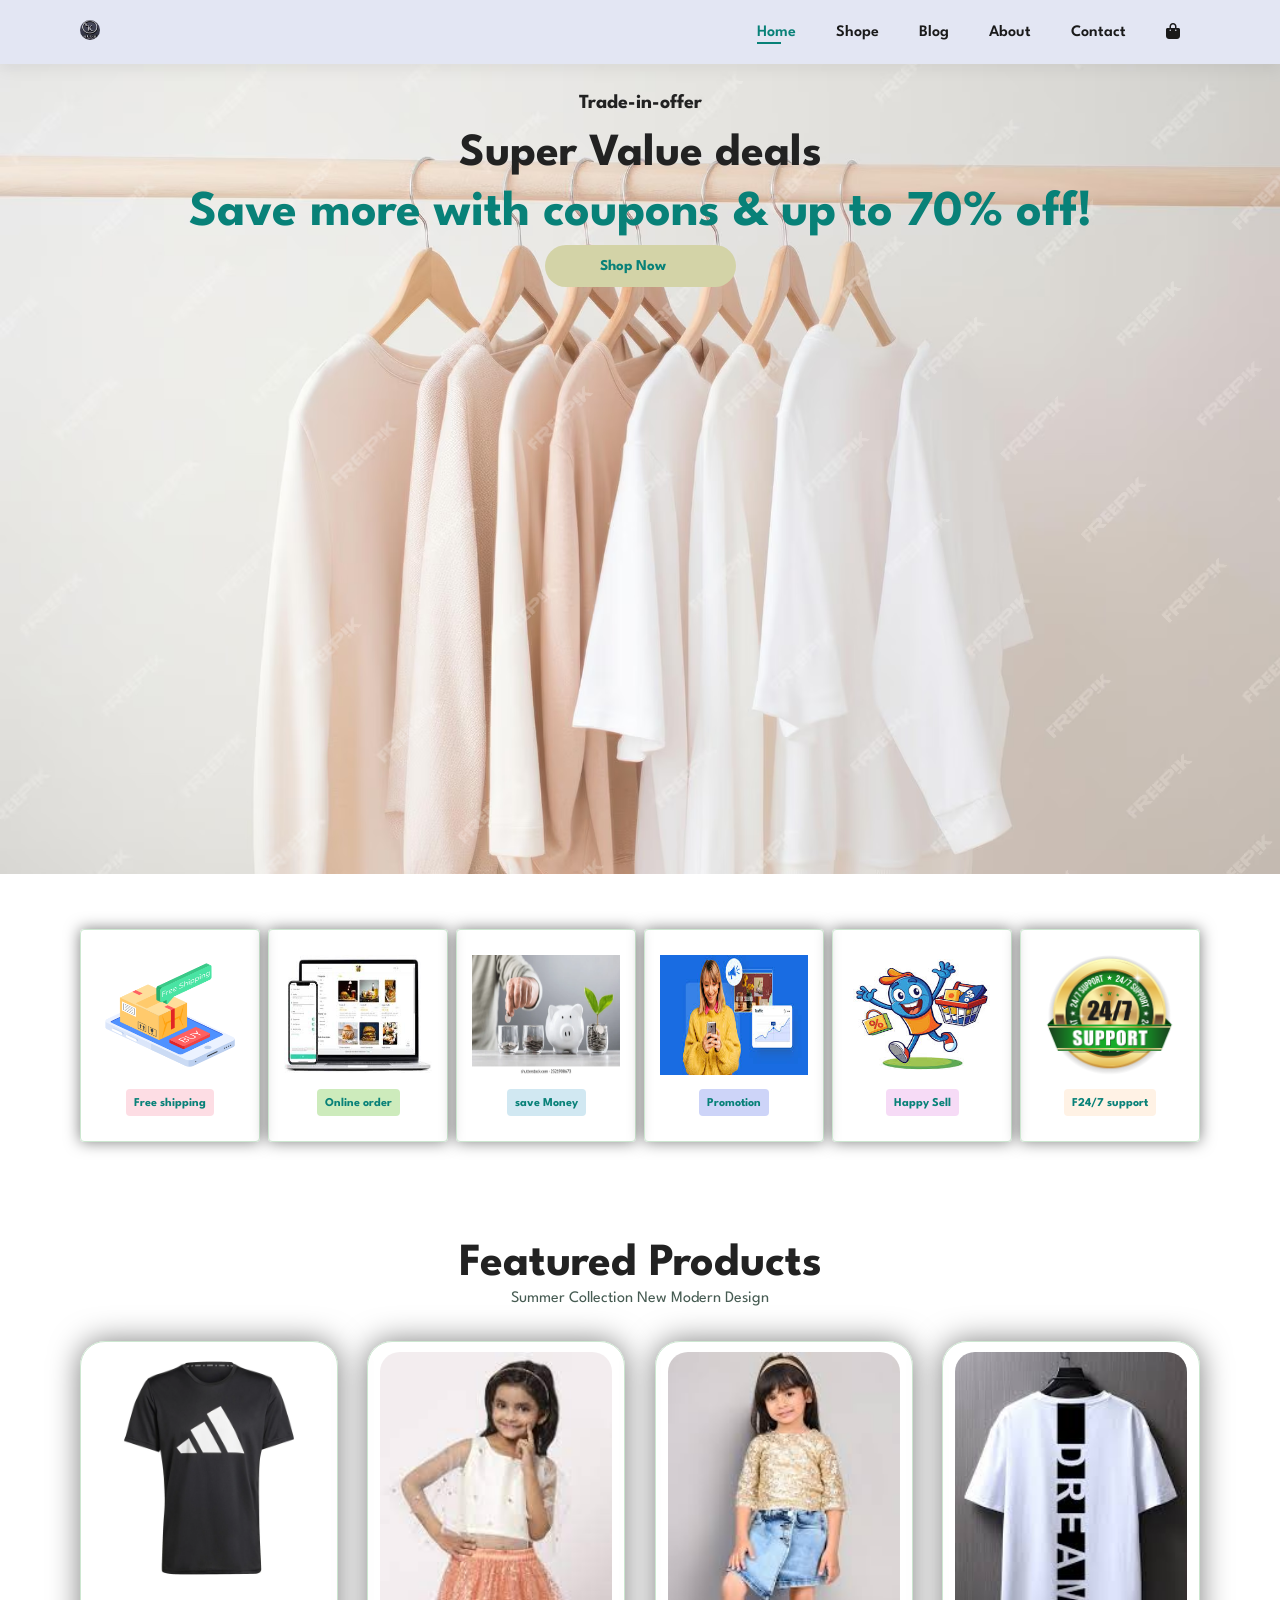
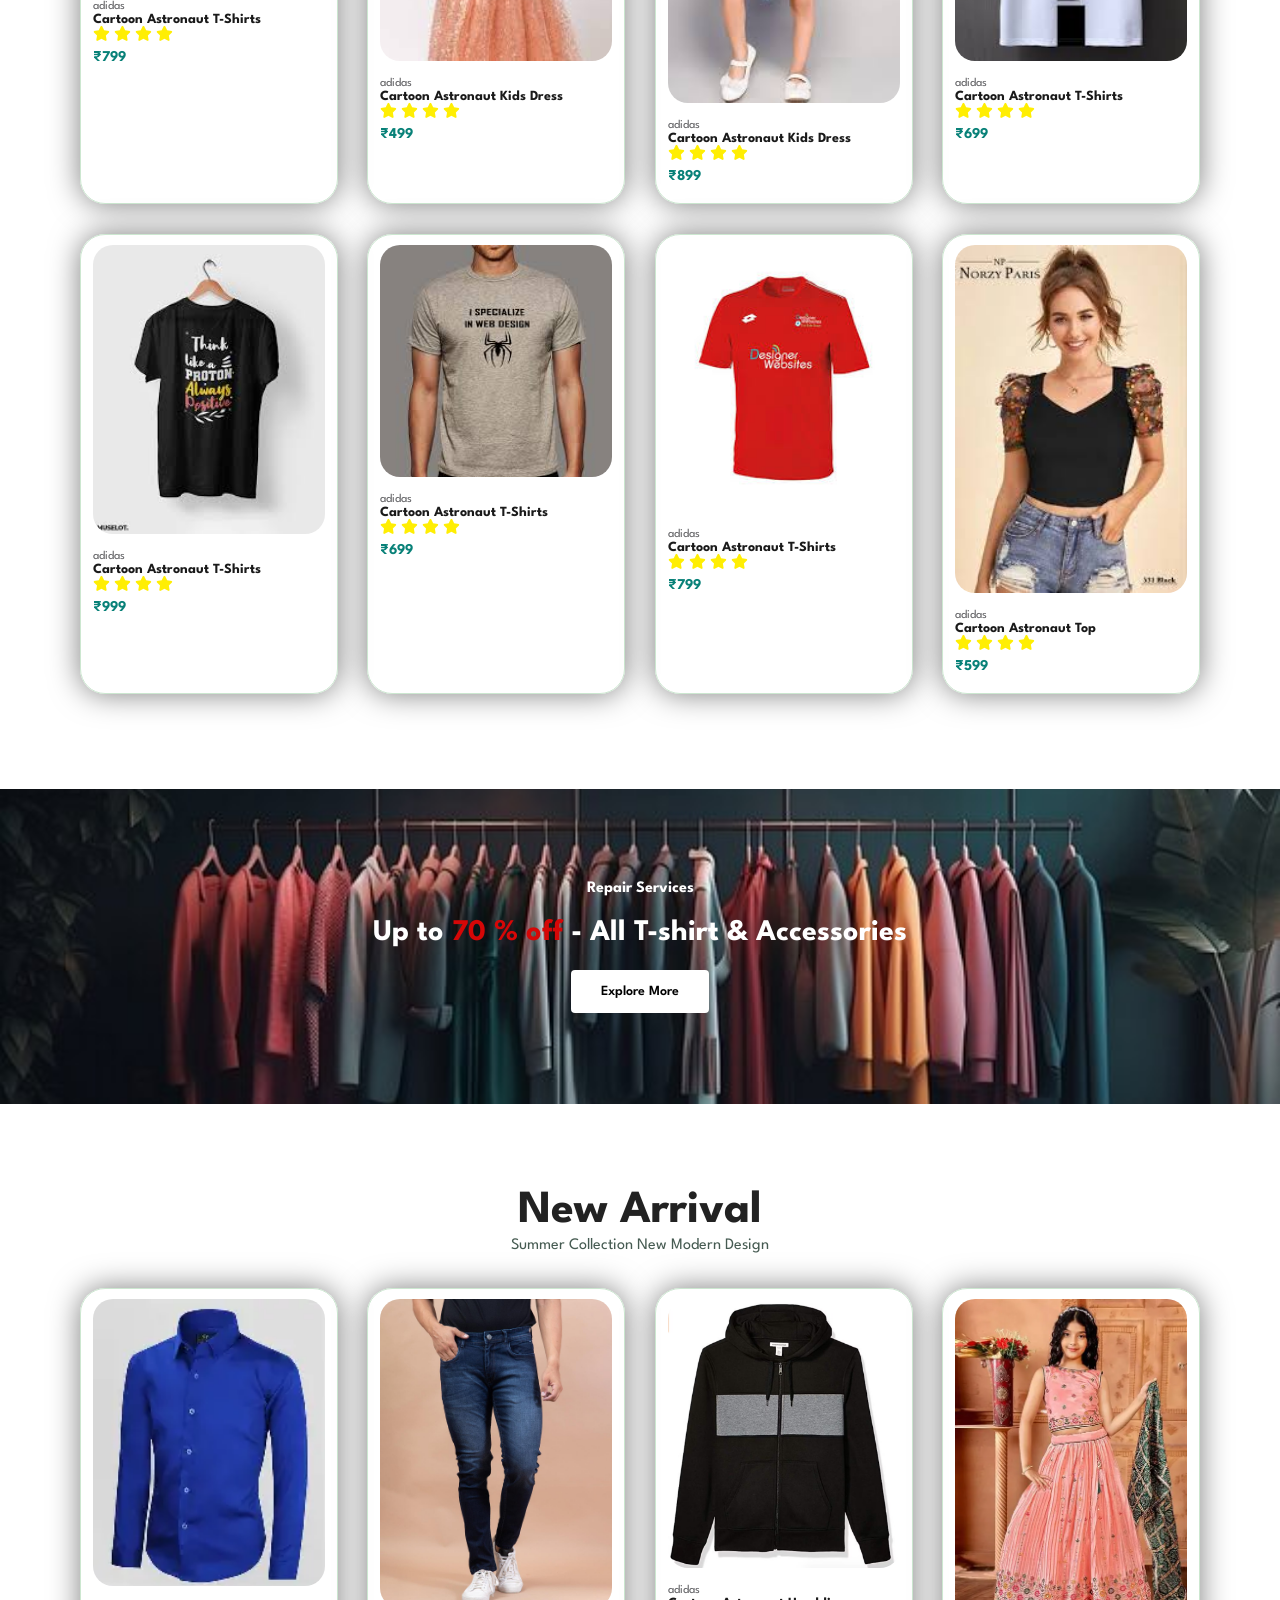
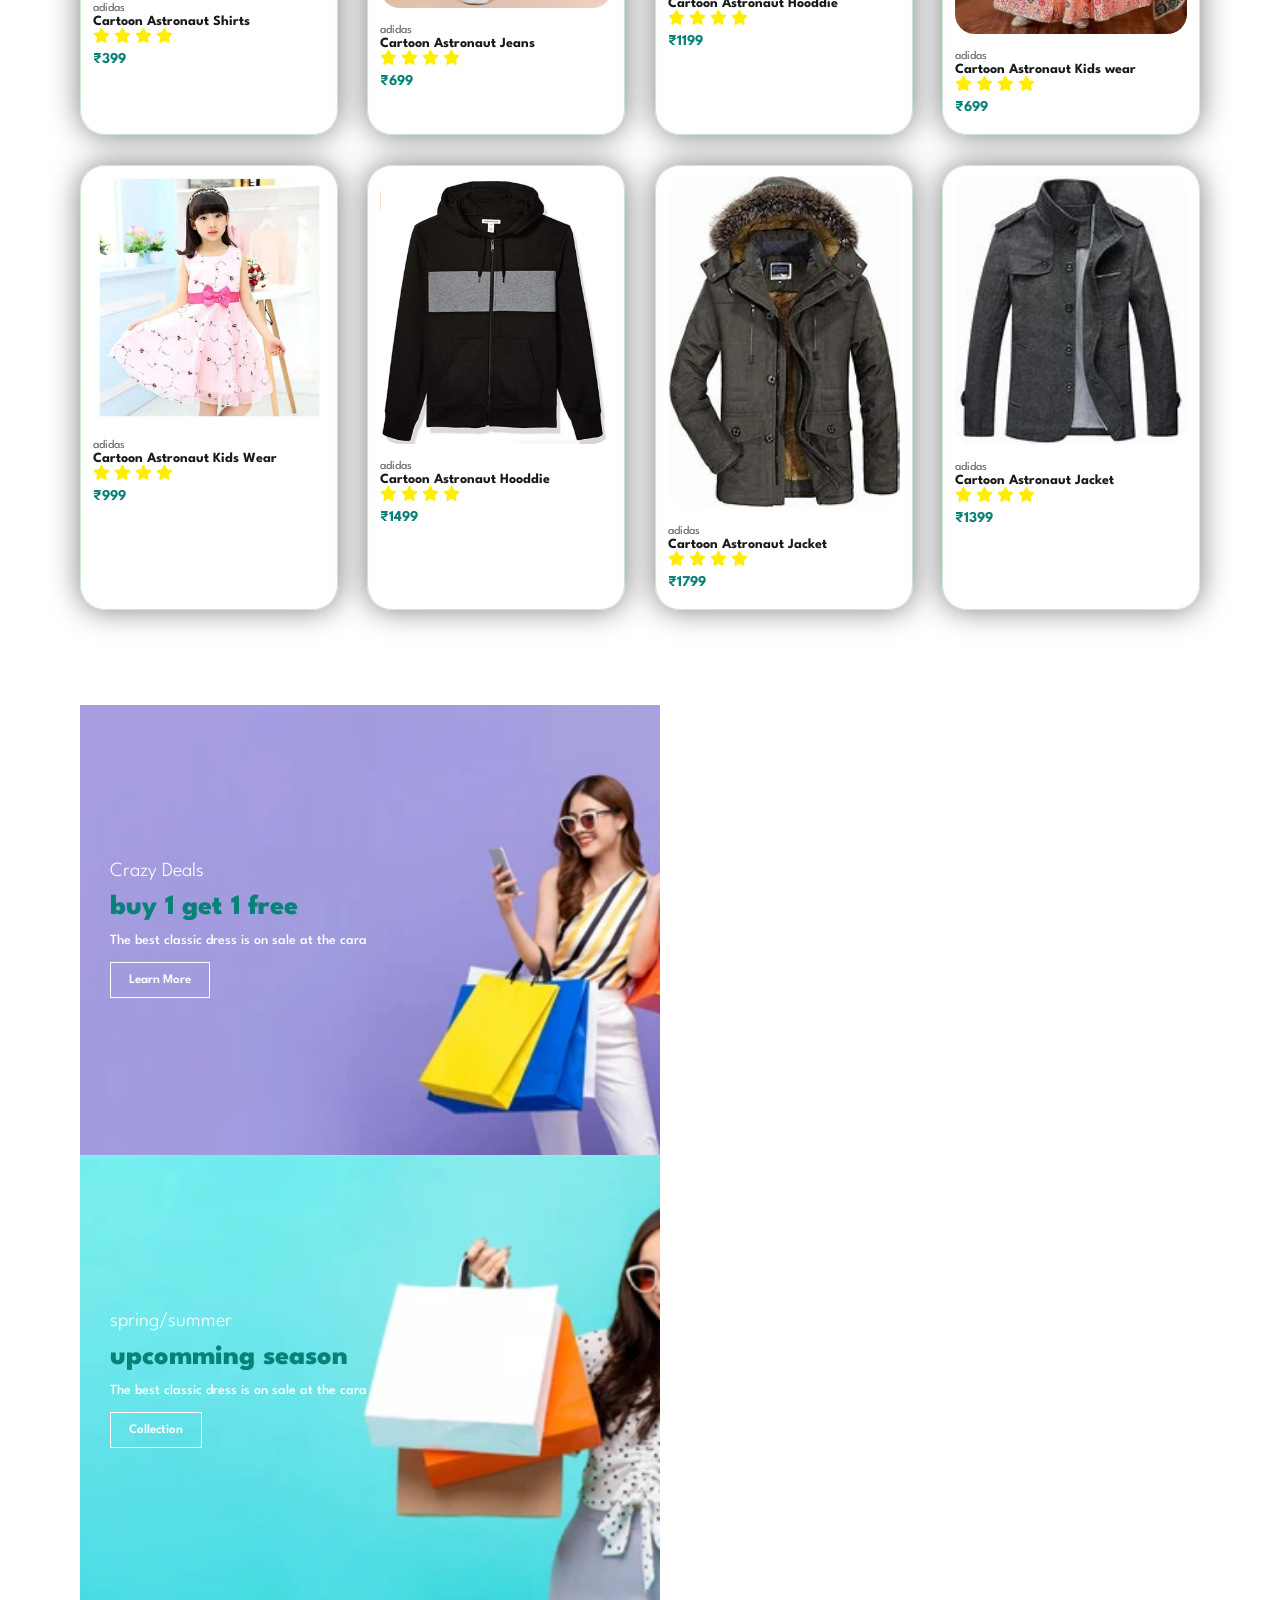
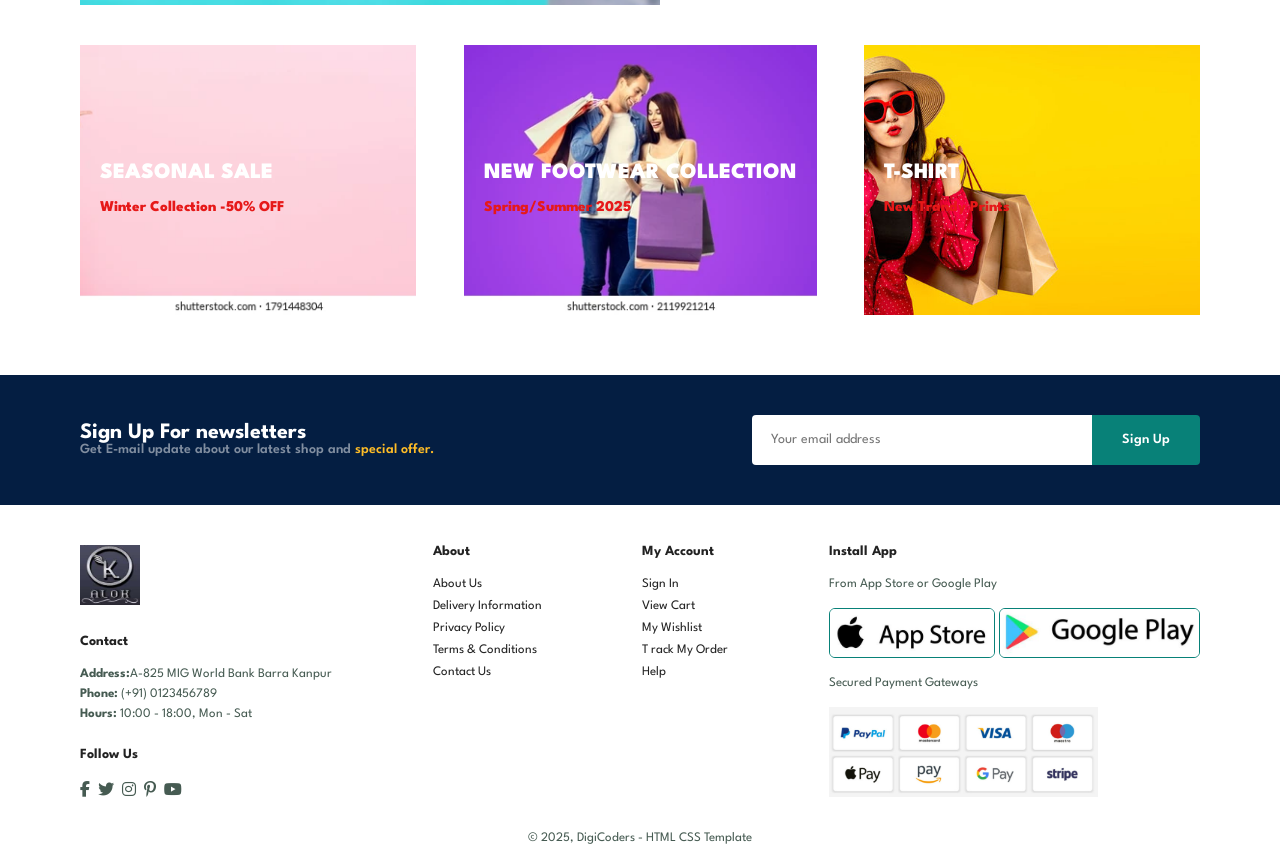
<file: index.html>
<!DOCTYPE html>
<html lang="en">

<head>
    <meta charset="UTF-8">
    <meta name="viewport" content="width=device-width, initial-scale=1.0">
    <title>Document</title>
    <link href="https://cdnjs.cloudflare.com/ajax/libs/font-awesome/6.5.0/css/all.min.css" rel="stylesheet">
    <link href="style.css" rel="stylesheet" />
</head>

<body>
    <section id="header">
        <a href="#"><img src="images/aloklogo1.png" class="logo" id="a" /></a>
        <div>
            <ul id="navbar">
                <li><a class="active" href="index.html">Home</a></li>
                <li><a href="shop.html">Shope</a></li>
                <li><a href="blog.html">Blog</a></li>
                <li><a href="about.html">About</a></li>
                <li><a href="contact.html">Contact</a></li>
                <li id="lg-bag"><a href="cart.html"><i class="fa fa-shopping-bag"></i></a></li>
                <a href="#" id="close"><i class="far fa-times"></i></a>
            </ul>
        </div>
        <div id="mobile">
            <a href="cart.html"><i class="fa fa-shopping-bag"></i></a>
            <i id="bar" class="fas fa-outdent"> </i>


        </div>
    </section>

    <section id="hero">
        <h4>Trade-in-offer</h4>
        <h2>Super Value deals</h2>
        <h1>Save more with coupons & up to 70% off!</h1>
        <button>Shop Now</button>

    </section>

    <section id="feature" class="section-p1">
        <div class="fe-box">
            <img class="img" src="images/freeshipping.webp" alt="Error" />
            <h6>Free shipping</h6>
        </div>
        <div class="fe-box">
            <img class="img1" src="images/onlineorder.jpeg" alt="Error" />
            <h6>Online order</h6>
        </div>
        <div class="fe-box">
            <img class="img1" src="images/SaveMoney.webp" alt="Error" />
            <h6>save Money</h6>
        </div>
        <div class="fe-box">
            <img class="img" src="images/promotion.jpeg" alt="Error" />
            <h6>Promotion</h6>
        </div>
        <div class="fe-box">
            <img class="img" src="images/happySell.jpeg" alt="Error" />
            <h6>Happy Sell</h6>
        </div>
        <div class="fe-box">
            <img class="img" src="images/support.png" alt="Error" />
            <h6>F24/7 support</h6>
        </div>


    </section>

    <section id="product1" class="section-p1">
        <h2>Featured Products</h2>
        <p>Summer Collection New Modern Design</p>
        <div class="pro-container">
            <div class="pro">
                <img src="images/adidas.webp" alt="error" />
                <div class="des">
                    <span>adidas</span>
                    <h5>Cartoon Astronaut T-Shirts</h5>
                    <div class="star">
                        <i class="fas fa-star"></i>
                        <i class="fas fa-star"></i>
                        <i class="fas fa-star"></i>
                        <i class="fas fa-star"></i>
                    </div>
                    <h4>₹799</h4>
                </div>
                <a href="#" class="cart"><i class="fal fa-shopping-cart"></i></a>
            </div>
            <div class="pro">
                <img src="images/top2.jpeg" alt="error" />
                <div class="des">
                    <span>adidas</span>
                    <h5>Cartoon Astronaut Kids Dress</h5>
                    <div class="star">
                        <i class="fas fa-star"></i>
                        <i class="fas fa-star"></i>
                        <i class="fas fa-star"></i>
                        <i class="fas fa-star"></i>
                    </div>
                    <h4>₹499</h4>
                </div>
                <a href="#" class="cart"><i class="fal fa-shopping-cart"></i></a>
            </div>
            <div class="pro">
                <img src="images/completekidsdress.jpeg" alt="error" />
                <div class="des">
                    <span>adidas</span>
                    <h5>Cartoon Astronaut Kids Dress</h5>
                    <div class="star">
                        <i class="fas fa-star"></i>
                        <i class="fas fa-star"></i>
                        <i class="fas fa-star"></i>
                        <i class="fas fa-star"></i>
                    </div>
                    <h4>₹899</h4>
                </div>
                <a href="#" class="cart"><i class="fal fa-shopping-cart"></i></a>
            </div>
            <div class="pro">
                <img src="images/T-shirt3.jpeg" alt="error" />
                <div class="des">
                    <span>adidas</span>
                    <h5>Cartoon Astronaut T-Shirts</h5>
                    <div class="star">
                        <i class="fas fa-star"></i>
                        <i class="fas fa-star"></i>
                        <i class="fas fa-star"></i>
                        <i class="fas fa-star"></i>
                    </div>
                    <h4>₹699</h4>
                </div>
                <a href="#" class="cart"><i class="fal fa-shopping-cart"></i></a>
            </div>
            <div class="pro">
                <img src="images/T-shirt.jpeg" alt="error" />
                <div class="des">
                    <span>adidas</span>
                    <h5>Cartoon Astronaut T-Shirts</h5>
                    <div class="star">
                        <i class="fas fa-star"></i>
                        <i class="fas fa-star"></i>
                        <i class="fas fa-star"></i>
                        <i class="fas fa-star"></i>
                    </div>
                    <h4>₹999</h4>
                </div>
                <a href="#" class="cart"><i class="fal fa-shopping-cart"></i></a>
            </div>
            <div class="pro">
                <img src="images/T-shirt1.jpeg" alt="error" />
                <div class="des">
                    <span>adidas</span>
                    <h5>Cartoon Astronaut T-Shirts</h5>
                    <div class="star">
                        <i class="fas fa-star"></i>
                        <i class="fas fa-star"></i>
                        <i class="fas fa-star"></i>
                        <i class="fas fa-star"></i>
                    </div>
                    <h4>₹699</h4>
                </div>
                <a href="#" class="cart"><i class="fal fa-shopping-cart"></i></a>
            </div>
            <div class="pro">
                <img src="images/T-shirt2.jpeg" alt="error" />
                <div class="des">
                    <span>adidas</span>
                    <h5>Cartoon Astronaut T-Shirts</h5>
                    <div class="star">
                        <i class="fas fa-star"></i>
                        <i class="fas fa-star"></i>
                        <i class="fas fa-star"></i>
                        <i class="fas fa-star"></i>
                    </div>
                    <h4>₹799</h4>
                </div>
                <a href="#" class="cart"><i class="fal fa-shopping-cart"></i></a>
            </div>
            <div class="pro">
                <img src="images/top1.jpeg" alt="error" />
                <div class="des">
                    <span>adidas</span>
                    <h5>Cartoon Astronaut Top</h5>
                    <div class="star">
                        <i class="fas fa-star"></i>
                        <i class="fas fa-star"></i>
                        <i class="fas fa-star"></i>
                        <i class="fas fa-star"></i>
                    </div>
                    <h4>₹599</h4>
                </div>
                <a href="#" class="cart"><i class="fal fa-shopping-cart"></i></a>
            </div>
        </div>
    </section>

    <section id="banner" class="section-m1">
        <h4>Repair Services</h4>
        <h2>Up to <span>70 % off </span> - All T-shirt & Accessories</h2>
        <button class="normal">Explore More</button>
    </section>

    <section id="product1" class="section-p1">
        <h2>New Arrival</h2>
        <p>Summer Collection New Modern Design</p>
        <div class="pro-container">
            <div class="pro">
                <img src="images/shirt.webp" alt="error" />
                <div class="des">
                    <span>adidas</span>
                    <h5>Cartoon Astronaut Shirts</h5>
                    <div class="star">
                        <i class="fas fa-star"></i>
                        <i class="fas fa-star"></i>
                        <i class="fas fa-star"></i>
                        <i class="fas fa-star"></i>
                    </div>
                    <h4>₹399</h4>
                </div>
                <a href="#" class="cart"><i class="fal fa-shopping-cart"></i></a>
            </div>
            <div class="pro">
                <img src="images/jeans.jpg" alt="error" />
                <div class="des">
                    <span>adidas</span>
                    <h5>Cartoon Astronaut Jeans</h5>
                    <div class="star">
                        <i class="fas fa-star"></i>
                        <i class="fas fa-star"></i>
                        <i class="fas fa-star"></i>
                        <i class="fas fa-star"></i>
                    </div>
                    <h4>₹699</h4>
                </div>
                <a href="#" class="cart"><i class="fal fa-shopping-cart"></i></a>
            </div>
            <div class="pro">
                <img src="images/hoddies.avif" alt="error" />
                <div class="des">
                    <span>adidas</span>
                    <h5>Cartoon Astronaut Hooddie</h5>
                    <div class="star">
                        <i class="fas fa-star"></i>
                        <i class="fas fa-star"></i>
                        <i class="fas fa-star"></i>
                        <i class="fas fa-star"></i>
                    </div>
                    <h4>₹1199</h4>
                </div>
                <a href="#" class="cart"><i class="fal fa-shopping-cart"></i></a>
            </div>
            <div class="pro">
                <img src="images/kids.webp" alt="error" />
                <div class="des">
                    <span>adidas</span>
                    <h5>Cartoon Astronaut Kids wear</h5>
                    <div class="star">
                        <i class="fas fa-star"></i>
                        <i class="fas fa-star"></i>
                        <i class="fas fa-star"></i>
                        <i class="fas fa-star"></i>
                    </div>
                    <h4>₹699</h4>
                </div>
                <a href="#" class="cart"><i class="fal fa-shopping-cart"></i></a>
            </div>
            <div class="pro">
                <img src="images/kids1.webp" alt="error" />
                <div class="des">
                    <span>adidas</span>
                    <h5>Cartoon Astronaut Kids Wear</h5>
                    <div class="star">
                        <i class="fas fa-star"></i>
                        <i class="fas fa-star"></i>
                        <i class="fas fa-star"></i>
                        <i class="fas fa-star"></i>
                    </div>
                    <h4>₹999</h4>
                </div>
                <a href="#" class="cart"><i class="fal fa-shopping-cart"></i></a>
            </div>
            <div class="pro">
                <img src="images/hoddies.avif" alt="error" />
                <div class="des">
                    <span>adidas</span>
                    <h5>Cartoon Astronaut Hooddie</h5>
                    <div class="star">
                        <i class="fas fa-star"></i>
                        <i class="fas fa-star"></i>
                        <i class="fas fa-star"></i>
                        <i class="fas fa-star"></i>
                    </div>
                    <h4>₹1499</h4>
                </div>
                <a href="#" class="cart"><i class="fal fa-shopping-cart"></i></a>
            </div>
            <div class="pro">
                <img src="images/jacket.jpeg" alt="error" />
                <div class="des">
                    <span>adidas</span>
                    <h5>Cartoon Astronaut Jacket</h5>
                    <div class="star">
                        <i class="fas fa-star"></i>
                        <i class="fas fa-star"></i>
                        <i class="fas fa-star"></i>
                        <i class="fas fa-star"></i>
                    </div>
                    <h4>₹1799</h4>
                </div>
                <a href="#" class="cart"><i class="fal fa-shopping-cart"></i></a>
            </div>
            <div class="pro">
                <img src="images/jacket1.jpeg" alt="error" />
                <div class="des">
                    <span>adidas</span>
                    <h5>Cartoon Astronaut Jacket</h5>
                    <div class="star">
                        <i class="fas fa-star"></i>
                        <i class="fas fa-star"></i>
                        <i class="fas fa-star"></i>
                        <i class="fas fa-star"></i>
                    </div>
                    <h4>₹1399</h4>
                </div>
                <a href="#" class="cart"><i class="fal fa-shopping-cart"></i></a>
            </div>
        </div>
    </section>

    <section id="banner1" class="section-p1">
        <div class="banner-box">
            <h4>Crazy Deals</h4>
            <h2>buy 1 get 1 free</h2>
            <span>The best classic dress is on sale at the cara</span>
            <button class="white">Learn More</button>
        </div>
        <div class="banner-box banner-box2">
            <h4>spring/summer</h4>
            <h2>upcomming season</h2>
            <span>The best classic dress is on sale at the cara</span>
            <button class="white">Collection</button>
        </div>
    </section>

    <section id="banner3">
        <div class="banner-box">
            <h2> SEASONAL SALE</h2>
            <h3> Winter Collection -50% OFF</h3>
        </div>
        <div class="banner-box banner-box2">
            <h2> NEW FOOTWEAR COLLECTION</h2>
            <h3>Spring/Summer 2025</h3>
        </div>
        <div class="banner-box banner-box3">
            <h2>T-SHIRT</h2>
            <h3> New Trandy Prints</h3>
        </div>
    </section>

    <section id="newsletter" class="section-p1 section-m1">
        <div class="newstext">
            <h4>Sign Up For newsletters</h4>
            <p>Get E-mail update about our latest shop and <span> special offer.</span> </p>
        </div>
        <div class="form">
            <input type="email" placeholder="Your email address" />
            <button class="normal">Sign Up</button>
        </div>
    </section>

    <footer class="section-p">
        <div class="col">
            <img class="img logo" src="images/aloklogo1.png" alt="error" style="width: 60px; height:60px;" />
            <h4>Contact</h4>
            <p><strong>Address:</strong>A-825 MIG World Bank Barra Kanpur</p>
            <p><strong>Phone:</strong> (+91) 0123456789</p>
            <p><strong>Hours:</strong> 10:00 - 18:00, Mon - Sat</p>
            <div class="follow">
                <h4>Follow Us</h4>
                <div class="icon">
                    <i class="fab fa-facebook-f"></i>
                    <i class="fab fa-twitter"></i>
                    <i class="fab fa-instagram"></i>
                    <i class="fab fa-pinterest-p"></i>
                    <i class="fab fa-youtube"></i>
                </div>
            </div>
        </div>
        <div class="col">
            <h4>About</h4>
            <a href="#">About Us</a>
            <a href="#">Delivery Information</a>
            <a href="#">Privacy Policy</a>
            <a href="#">Terms & Conditions</a>
            <a href="#">Contact Us</a>
        </div>
        <div class="col">
            <h4> My Account</h4>
            <a href="#">Sign In</a>
            <a href="#"> View Cart</a>
            <a href="#"> My Wishlist</a>
            <a href="#">T rack My Order</a>
            <a href="#">Help</a>
        </div>
        <div class="col install">
            <h4>Install App</h4>
            <p>From App Store or Google Play</p>
            <div class="row">
                <img src="images/appstore.png" alt="error" />
                <img src="images/googleplay.png" alt="error" />
            </div>
            <p> Secured Payment Gateways</p>
            <img src="images/payment.png" alt="error" />
        </div>
        <div class="copyright">
            <p>© 2025, DigiCoders - HTML CSS Template </TEmplate></p>
        </div>
    </footer>
    <script src="script.js"></script>

</body>

</html>
</file>
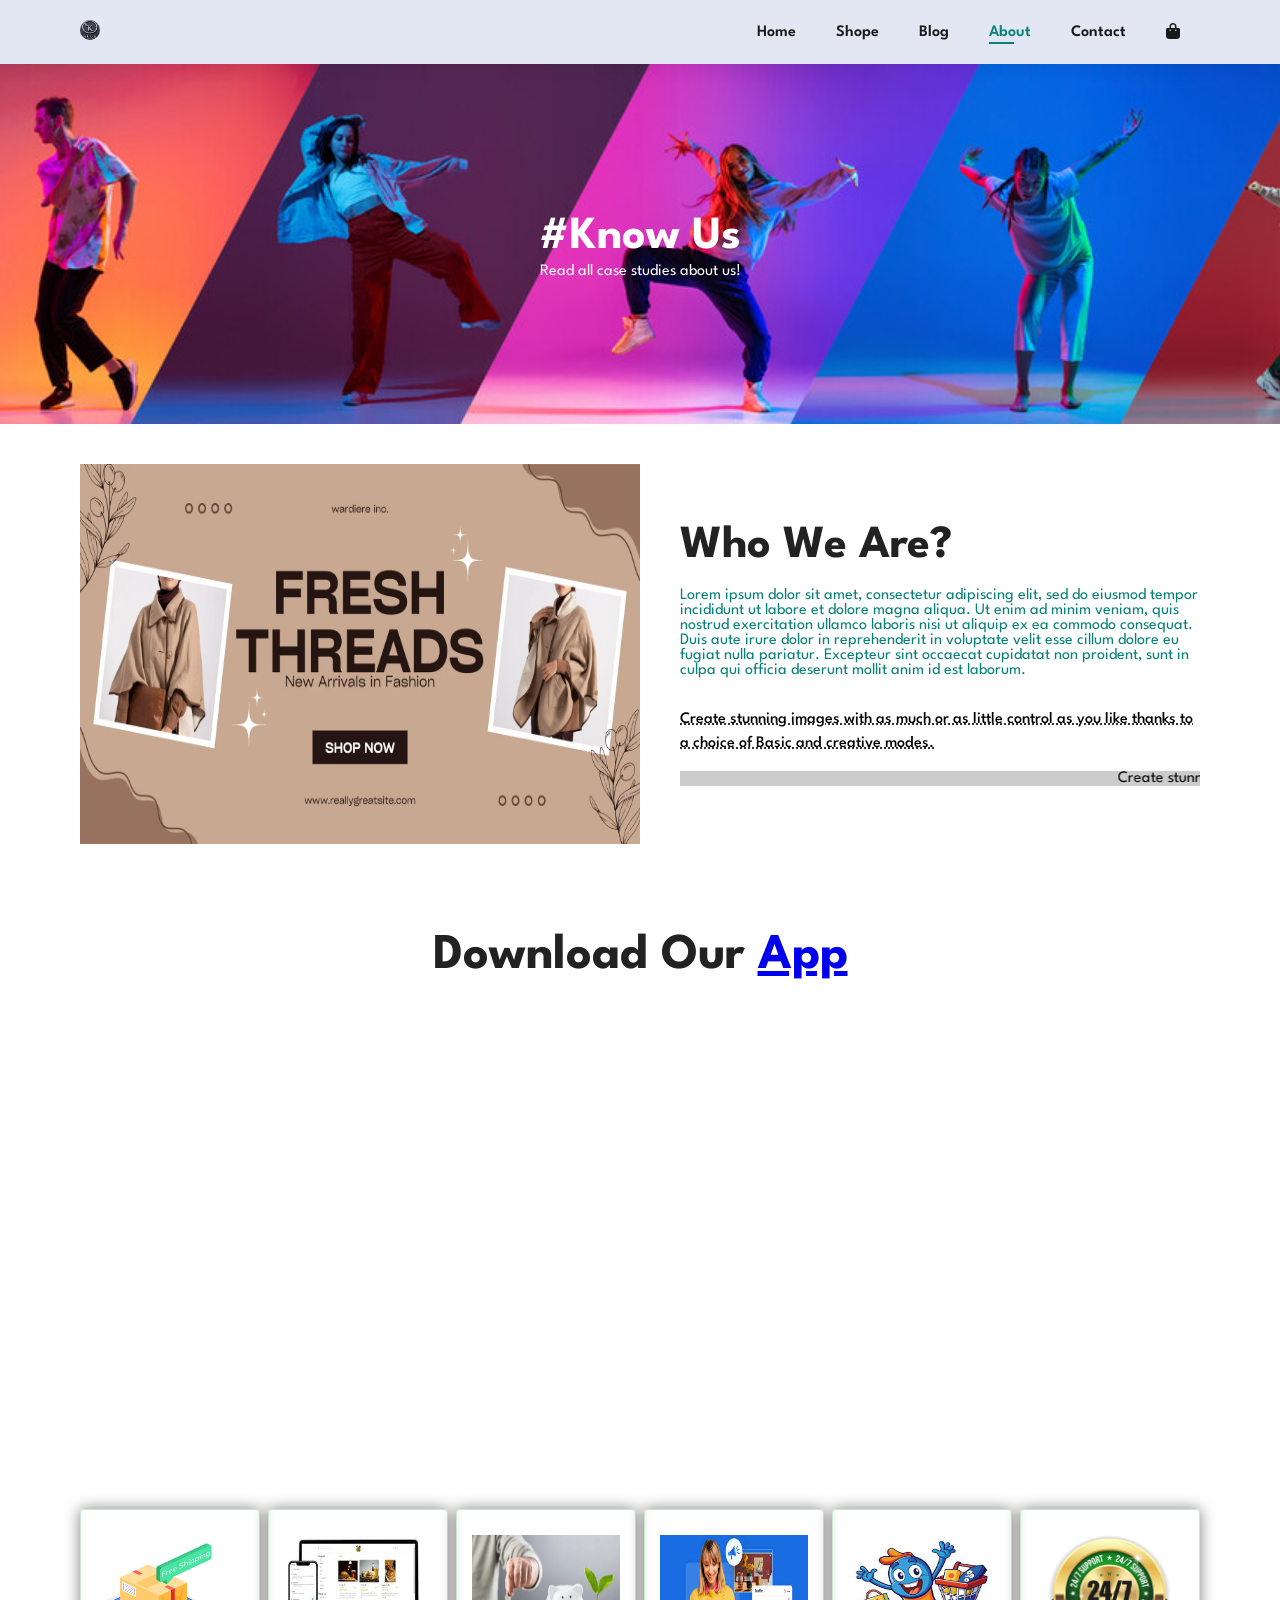
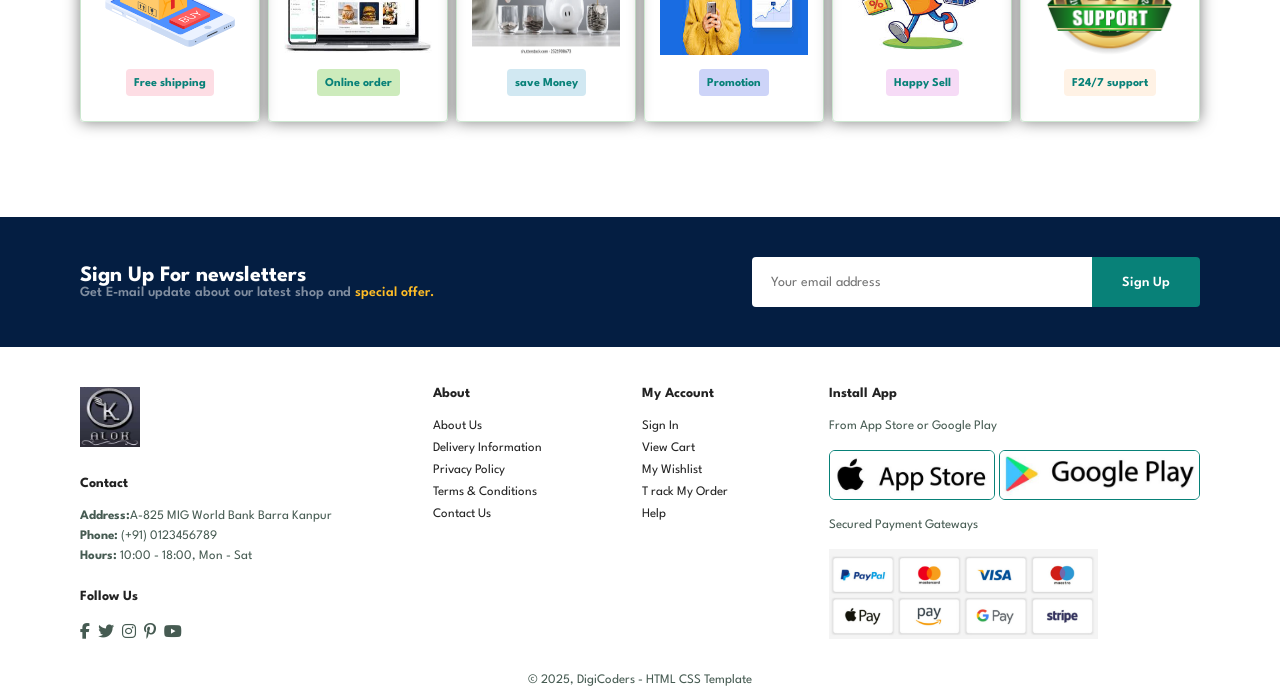
<file: about.html>
<!DOCTYPE html>
<html lang="en">

<head>
    <meta charset="UTF-8">
    <meta name="viewport" content="width=device-width, initial-scale=1.0">
    <title>Document</title>
    <link href="https://cdnjs.cloudflare.com/ajax/libs/font-awesome/6.5.0/css/all.min.css" rel="stylesheet">
    <link href="style.css" rel="stylesheet" />
</head>

<body>
    <section id="header">
        <a href="#"><img src="images/aloklogo1.png" class="logo" id="a" /></a>
        <div>
            <ul id="navbar">
                <li><a href="index.html">Home</a></li>
                <li><a href="shop.html">Shope</a></li>
                <li><a href="blog.html">Blog</a></li>
                <li><a class="active" href="about.html">About</a></li>
                <li><a href="contact.html">Contact</a></li>
                <li id="lg-bag"><a href="cart.html"><i class="fa fa-shopping-bag"></i></a></li>
                <a href="#" id="close"><i class="far fa-times"></i></a>
            </ul>
        </div>
        <div id="mobile">
            <a href="cart.html"><i class="fa fa-shopping-bag"></i></a>
            <i id="bar" class="fas fa-outdent"> </i>


        </div>
    </section>

    <section id="page-header" class="about-header">
        <h2>#Know Us</h2>
        <p>Read all case studies about us!</p>
    </section>

    <section id="about-head" class="section-p1">
        <img src="images/about2.webp" alt="error" />
        <div>
            <h2> Who We Are?</h2>
            <br/>
            <p>Lorem ipsum dolor sit amet, consectetur adipiscing elit, sed do eiusmod tempor incididunt ut labore et
                dolore magna aliqua. Ut enim ad minim veniam, quis nostrud exercitation ullamco laboris nisi ut aliquip
                ex ea commodo consequat. Duis aute irure dolor in reprehenderit in voluptate velit esse cillum dolore eu
                fugiat nulla pariatur. Excepteur sint occaecat cupidatat non proident, sunt in culpa qui officia
                deserunt mollit anim id est laborum.</p>
                <br/><br/>
            <abbr title="">Create stunning images with as much or as little control as you like thanks to a choice of
                Basic and creative modes.</abbr>
            <br /><br />
            <marquee bgcolor="#ccc" loop="-1" scrollamount="5" widhth="100%">Create stunning images with as much or as
                little control as you like thanks to a choice of
                Basic and creative modes.</marquee>
        </div>
    </section>

    <section id="about-app" class="section-p1">
    <h1>Download Our <a href="#">App</a></h1>
    <div class="video">
        <video autoplay muted loop src="images/video.mp4"></video>
    </div>
    </section>

     <section id="feature" class="section-p1">
        <div class="fe-box">
            <img class="img" src="images/freeshipping.webp" alt="Error" />
            <h6>Free shipping</h6>
        </div>
        <div class="fe-box">
            <img class="img1" src="images/onlineorder.jpeg" alt="Error" />
            <h6>Online order</h6>
        </div>
        <div class="fe-box">
            <img class="img1" src="images/SaveMoney.webp" alt="Error" />
            <h6>save Money</h6>
        </div>
        <div class="fe-box">
            <img class="img" src="images/promotion.jpeg" alt="Error" />
            <h6>Promotion</h6>
        </div>
        <div class="fe-box">
            <img class="img" src="images/happySell.jpeg" alt="Error" />
            <h6>Happy Sell</h6>
        </div>
        <div class="fe-box">
            <img class="img" src="images/support.png" alt="Error" />
            <h6>F24/7 support</h6>
        </div>


    </section>

     <section id="newsletter" class="section-p1 section-m1">
        <div class="newstext">
            <h4>Sign Up For newsletters</h4>
            <p>Get E-mail update about our latest shop and <span> special offer.</span> </p>
        </div>
        <div class="form">
            <input type="email" placeholder="Your email address" />
            <button class="normal">Sign Up</button>
        </div>
    </section>

    <footer class="section-p">
        <div class="col">
            <img class="img logo" src="images/aloklogo1.png" alt="error" style="width: 60px; height:60px;" />
            <h4>Contact</h4>
            <p><strong>Address:</strong>A-825 MIG World Bank Barra Kanpur</p>
            <p><strong>Phone:</strong> (+91) 0123456789</p>
            <p><strong>Hours:</strong> 10:00 - 18:00, Mon - Sat</p>
            <div class="follow">
                <h4>Follow Us</h4>
                <div class="icon">
                    <i class="fab fa-facebook-f"></i>
                    <i class="fab fa-twitter"></i>
                    <i class="fab fa-instagram"></i>
                    <i class="fab fa-pinterest-p"></i>
                    <i class="fab fa-youtube"></i>
                </div>
            </div>
        </div>
        <div class="col">
            <h4>About</h4>
            <a href="#">About Us</a>
            <a href="#">Delivery Information</a>
            <a href="#">Privacy Policy</a>
            <a href="#">Terms & Conditions</a>
            <a href="#">Contact Us</a>
        </div>
        <div class="col">
            <h4> My Account</h4>
            <a href="#">Sign In</a>
            <a href="#"> View Cart</a>
            <a href="#"> My Wishlist</a>
            <a href="#">T rack My Order</a>
            <a href="#">Help</a>
        </div>
        <div class="col install">
            <h4>Install App</h4>
            <p>From App Store or Google Play</p>
            <div class="row">
                <img src="images/appstore.png" alt="error" />
                <img src="images/googleplay.png" alt="error" />
            </div>
            <p> Secured Payment Gateways</p>
            <img src="images/payment.png" alt="error" />
        </div>
        <div class="copyright">
            <p>© 2025, DigiCoders - HTML CSS Template </TEmplate></p>
        </div>
    </footer>
    <script src="script.js"></script>

</body>

</html>
</file>
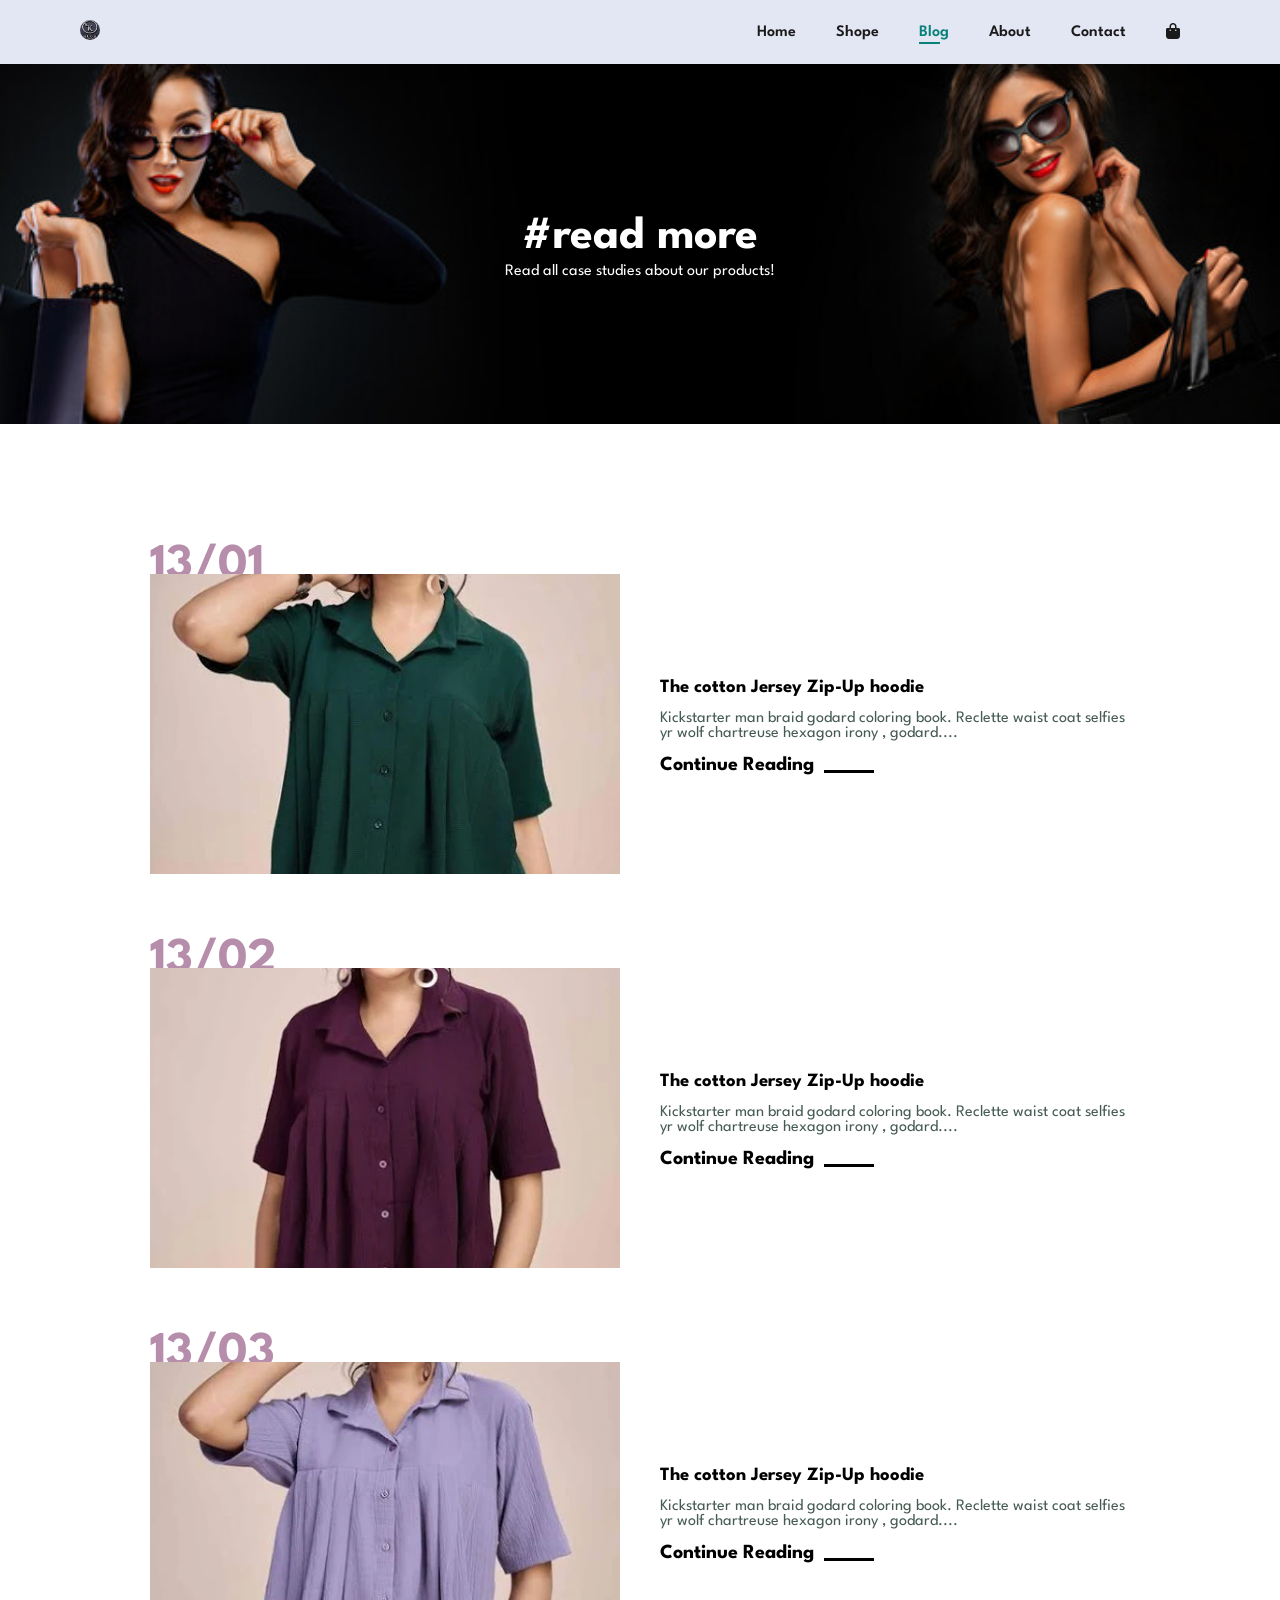
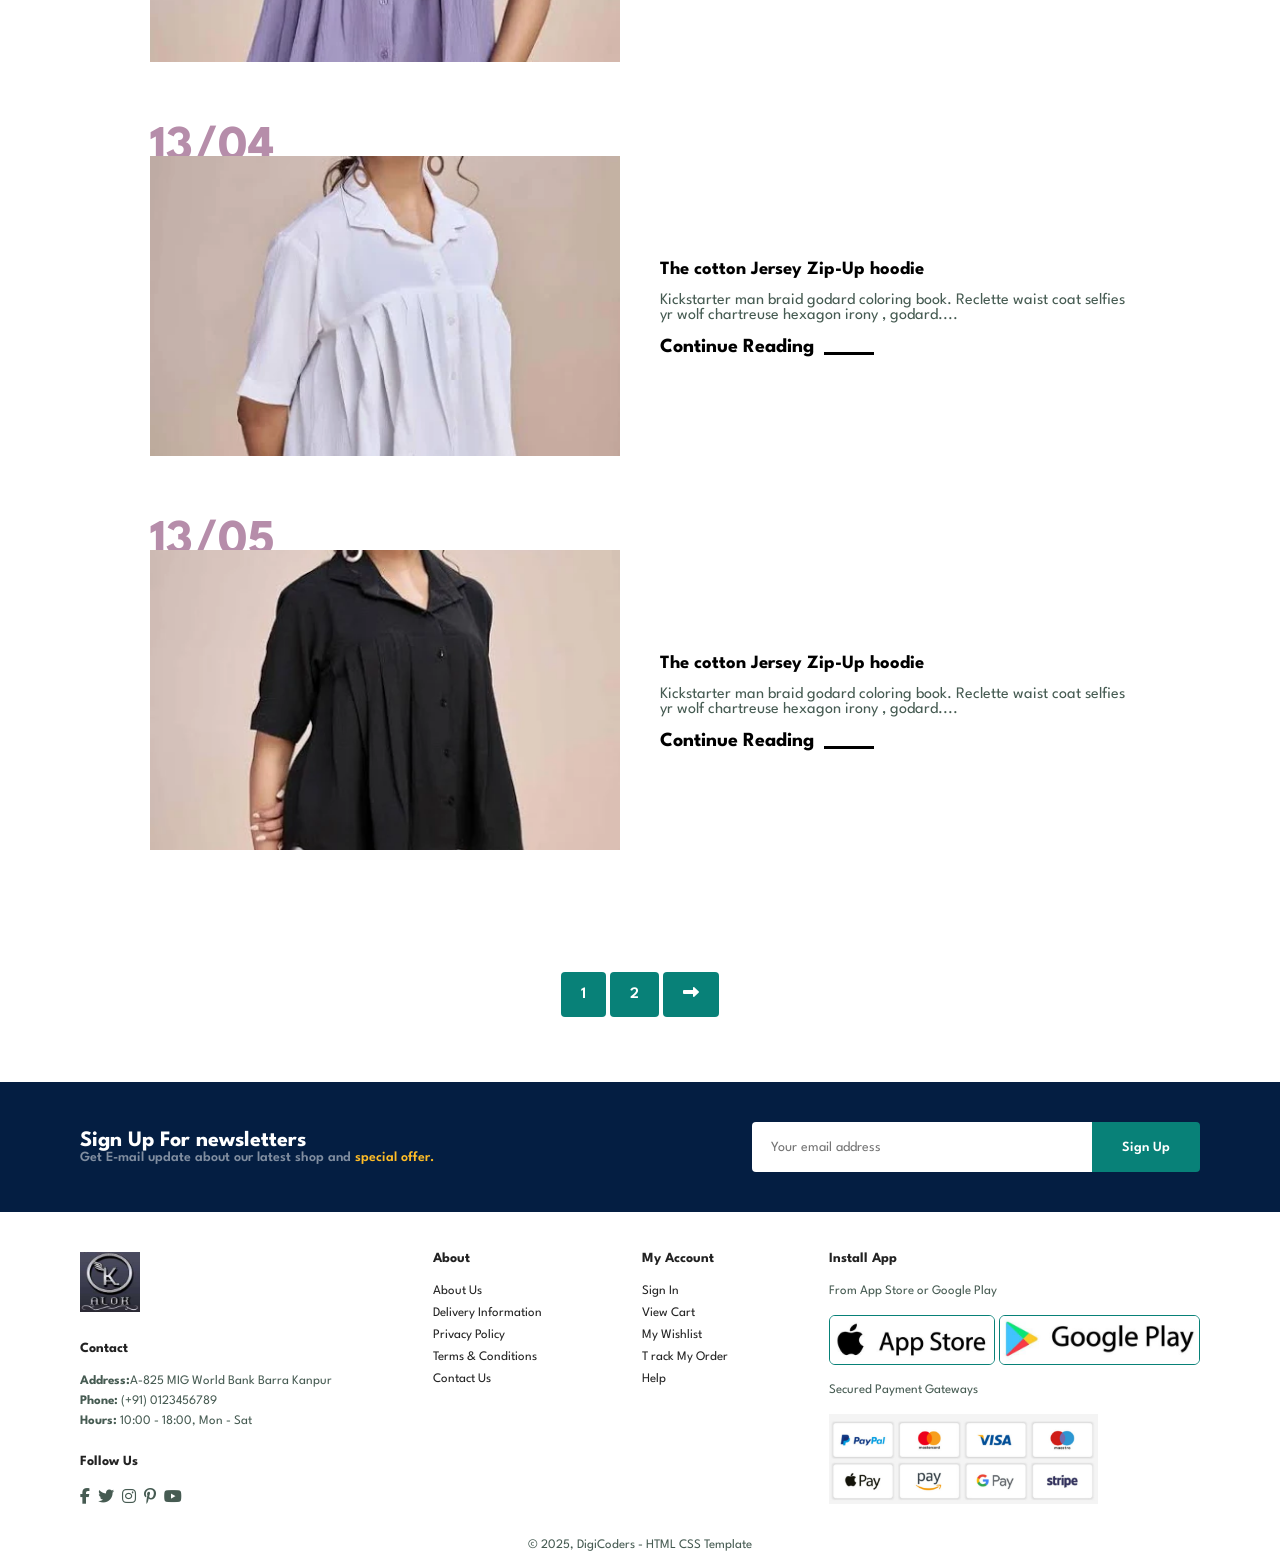
<file: blog.html>
<!DOCTYPE html>
<html lang="en">

<head>
    <meta charset="UTF-8">
    <meta name="viewport" content="width=device-width, initial-scale=1.0">
    <title>Document</title>
    <link href="https://cdnjs.cloudflare.com/ajax/libs/font-awesome/6.5.0/css/all.min.css" rel="stylesheet">
    <link href="style.css" rel="stylesheet" />
</head>

<body>
    <section id="header">
        <a href="#"><img src="images/aloklogo1.png" class="logo" id="a" /></a>
        <div>
            <ul id="navbar">
                <li><a href="index.html">Home</a></li>
                <li><a href="shop.html">Shope</a></li>
                <li><a class="active" href="blog.html">Blog</a></li>
                <li><a href="about.html">About</a></li>
                <li><a href="contact.html">Contact</a></li>
                <li id="lg-bag"><a href="cart.html"><i class="fa fa-shopping-bag"></i></a></li>
                <a href="#" id="close"><i class="far fa-times"></i></a>
            </ul>
        </div>
        <div id="mobile">
            <a href="cart.html"><i class="fa fa-shopping-bag"></i></a>
            <i id="bar" class="fas fa-outdent"> </i>


        </div>
    </section>

    <section id="page-header" class="blog-header">
        <h2>#read more</h2>
        <p>Read all case studies about our products!</p>
    </section>
    <section id="blog">
        <div class="blog-box">
            <div class="blog-img">
                <img src="images/blog5.webp" alt="error" />
            </div>
            <div class="blog-details">
                <h3>The cotton Jersey Zip-Up hoodie</h3><br/>
                <p>Kickstarter man braid godard coloring book. Reclette waist coat selfies yr wolf chartreuse hexagon
                    irony , godard....</p><br/>
                    <a href="#">Continue Reading</a>
            </div>
            <h1>13/01</h1>
        </div>
        <div class="blog-box">
            <div class="blog-img">
                <img src="images/blog1.webp" alt="error" />
            </div>
            <div class="blog-details">
                <h3>The cotton Jersey Zip-Up hoodie</h3><br/>
                <p>Kickstarter man braid godard coloring book. Reclette waist coat selfies yr wolf chartreuse hexagon
                    irony , godard....</p><br/>
                    <a href="#">Continue Reading</a>
            </div>
            <h1>13/02</h1>
        </div>
        <div class="blog-box">
            <div class="blog-img">
                <img src="images/blog2.webp" alt="error" />
            </div>
            <div class="blog-details">
                <h3>The cotton Jersey Zip-Up hoodie</h3><br/>
                <p>Kickstarter man braid godard coloring book. Reclette waist coat selfies yr wolf chartreuse hexagon
                    irony , godard....</p><br/>
                    <a href="#">Continue Reading</a>
            </div>
            <h1>13/03</h1>
        </div>
        <div class="blog-box">
            <div class="blog-img">
                <img src="images/blog3.webp" alt="error" />
            </div>
            <div class="blog-details">
                <h3>The cotton Jersey Zip-Up hoodie</h3><br/>
                <p>Kickstarter man braid godard coloring book. Reclette waist coat selfies yr wolf chartreuse hexagon
                    irony , godard....</p><br/>
                    <a href="#">Continue Reading</a>
            </div>
            <h1>13/04</h1>
        </div>
        <div class="blog-box">
            <div class="blog-img">
                <img src="images/blog4.webp" alt="error" />
            </div>
            <div class="blog-details">
                <h3>The cotton Jersey Zip-Up hoodie</h3><br/>
                <p>Kickstarter man braid godard coloring book. Reclette waist coat selfies yr wolf chartreuse hexagon
                    irony , godard....</p><br/>
                    <a href="#">Continue Reading</a>
            </div>
            <h1>13/05</h1>
        </div>
    </section>

    <section id=""></section>

    <section id="pagination" class="section-p1">
        <a href="#">1</a>
        <a href="#">2</a>
        <a href="#"><i class="fas fa-long-arrow-alt-right"></i></a>
    </section>

    <section id="newsletter" class="section-p1 section-m1">
        <div class="newstext">
            <h4>Sign Up For newsletters</h4>
            <p>Get E-mail update about our latest shop and <span> special offer.</span> </p>
        </div>
        <div class="form">
            <input type="email" placeholder="Your email address" />
            <button class="normal">Sign Up</button>
        </div>
    </section>

    <footer class="section-p">
        <div class="col">
            <img class="img logo" src="images/aloklogo1.png" alt="error" style="width: 60px; height:60px;" />
            <h4>Contact</h4>
            <p><strong>Address:</strong>A-825 MIG World Bank Barra Kanpur</p>
            <p><strong>Phone:</strong> (+91) 0123456789</p>
            <p><strong>Hours:</strong> 10:00 - 18:00, Mon - Sat</p>
            <div class="follow">
                <h4>Follow Us</h4>
                <div class="icon">
                    <i class="fab fa-facebook-f"></i>
                    <i class="fab fa-twitter"></i>
                    <i class="fab fa-instagram"></i>
                    <i class="fab fa-pinterest-p"></i>
                    <i class="fab fa-youtube"></i>
                </div>
            </div>
        </div>
        <div class="col">
            <h4>About</h4>
            <a href="#">About Us</a>
            <a href="#">Delivery Information</a>
            <a href="#">Privacy Policy</a>
            <a href="#">Terms & Conditions</a>
            <a href="#">Contact Us</a>
        </div>
        <div class="col">
            <h4> My Account</h4>
            <a href="#">Sign In</a>
            <a href="#"> View Cart</a>
            <a href="#"> My Wishlist</a>
            <a href="#">T rack My Order</a>
            <a href="#">Help</a>
        </div>
        <div class="col install">
            <h4>Install App</h4>
            <p>From App Store or Google Play</p>
            <div class="row">
                <img src="images/appstore.png" alt="error" />
                <img src="images/googleplay.png" alt="error" />
            </div>
            <p> Secured Payment Gateways</p>
            <img src="images/payment.png" alt="error" />
        </div>
        <div class="copyright">
            <p>© 2025, DigiCoders - HTML CSS Template </TEmplate></p>
        </div>
    </footer>
    <script src="script.js"></script>

</body>

</html>
</file>
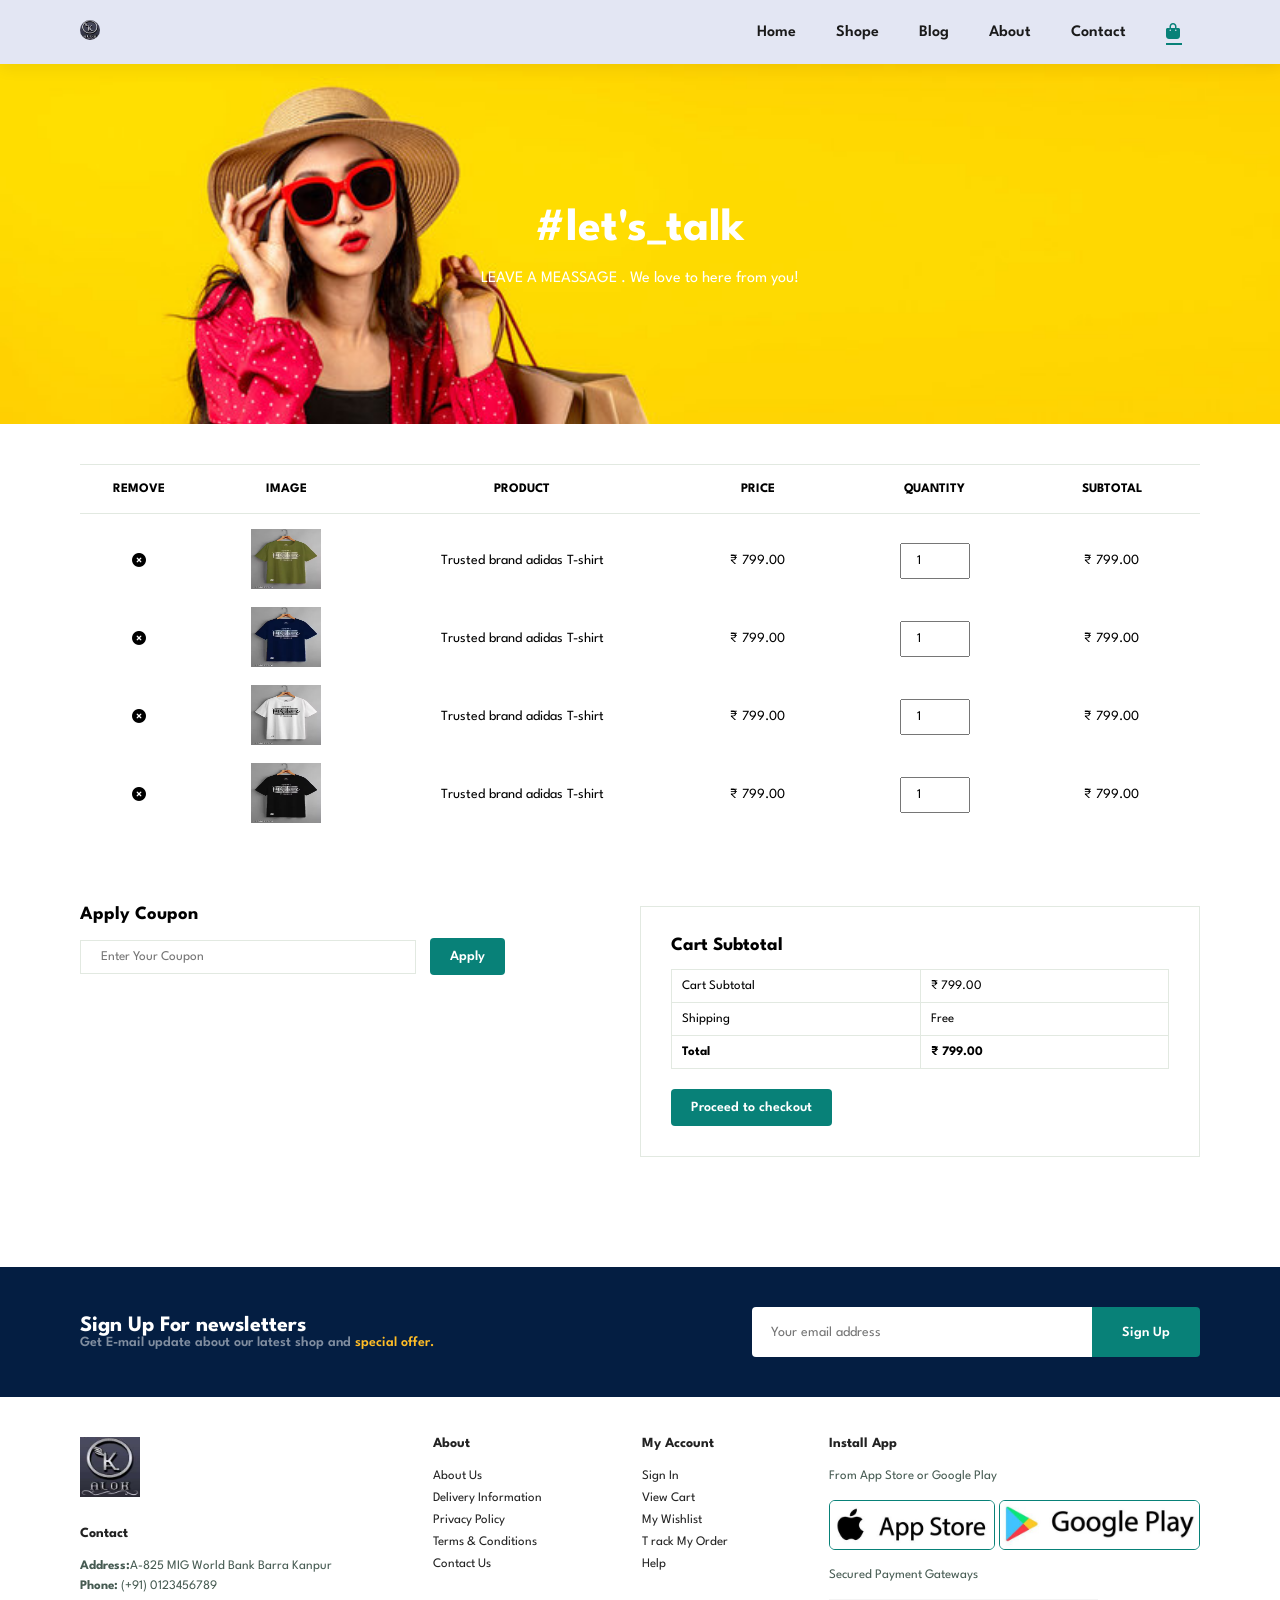
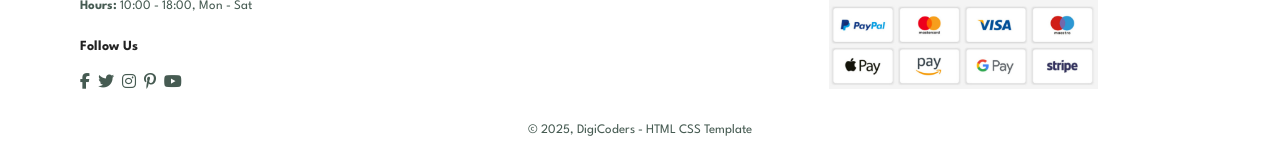
<file: cart.html>
<!DOCTYPE html>
<html lang="en">

<head>
    <meta charset="UTF-8">
    <meta name="viewport" content="width=device-width, initial-scale=1.0">
    <title>Document</title>
    <link href="https://cdnjs.cloudflare.com/ajax/libs/font-awesome/6.5.0/css/all.min.css" rel="stylesheet">
    <link href="style.css" rel="stylesheet" />
</head>

<body>
    <section id="header">
        <a href="#"><img src="images/aloklogo1.png" class="logo" id="a" /></a>
        <div>
            <ul id="navbar">
                <li><a href="index.html">Home</a></li>
                <li><a href="shop.html">Shope</a></li>
                <li><a href="blog.html">Blog</a></li>
                <li><a href="about.html">About</a></li>
                <li><a href="contact.html">Contact</a></li>
                <li id="lg-bag"><a class="active" href="cart.html"><i class="fa fa-shopping-bag"></i></a></li>
                <a href="#" id="close"><i class="far fa-times"></i></a>
            </ul>
        </div>
        <div id="mobile">
            <a href="cart.html"><i class="fa fa-shopping-bag"></i></a>
            <i id="bar" class="fas fa-outdent"> </i>


        </div>
    </section>

    <section id="page-header" class="cart-header">
        <h2>#let's_talk</h2><br/>
        <p> LEAVE A MEASSAGE . We love to here from you!</p>
    </section>

    <section id="cart" class="section-p1">
        <table width="100%">
            <thead>
                <tr>
                    <td>Remove</td>
                    <td>Image</td>
                    <td>Product</td>
                    <td>Price</td>
                    <td>Quantity</td>
                    <td>Subtotal</td>
                </tr>
            </thead>
            <tbody>
                <tr>
                    <td><i class="fas fa-times-circle"></i> <a href="#"></a></td>
                    <td><img src="images/Tshirt11.avif" alt="error"/></td>
                    <td>Trusted brand adidas T-shirt</td>
                    <td>₹ 799.00</td>
                    <td><input  type="number" value="1"/></td>
                    <td>₹ 799.00</td>
                </tr>
                 <tr>
                    <td><i class="fas fa-times-circle"></i> <a href="#"></a></td>
                    <td><img src="images/Tshirt12.avif" alt="error"/></td>
                    <td>Trusted brand adidas T-shirt</td>
                    <td>₹ 799.00</td>
                    <td><input  type="number" value="1"/></td>
                    <td>₹ 799.00</td>
                </tr>
                 <tr>
                    <td><i class="fas fa-times-circle"></i> <a href="#"></a></td>
                    <td><img src="images/Tshirt13.avif" alt="error"/></td>
                    <td>Trusted brand adidas T-shirt</td>
                    <td>₹ 799.00</td>
                    <td><input  type="number" value="1"/></td>
                    <td>₹ 799.00</td>
                     <tr>
                    <td><i class="fas fa-times-circle"></i> <a href="#"></a></td>
                    <td><img src="images/Tshitr14.avif" alt="error"/></td>
                    <td>Trusted brand adidas T-shirt</td>
                    <td>₹ 799.00</td>
                    <td><input  type="number" value="1"/></td>
                    <td>₹ 799.00</td>
                </tr>
                </tr>
            </tbody>
        </table>
    </section>

    <section id="cart-add" class="section-p1">
        <div id="coupon">
            <h3>Apply Coupon</h3>
            <div>
                <input type="text" placeholder="Enter Your Coupon">
                <button class="normal">Apply</button>
            </div>
        </div>
        <div id="subtotal">
            <h3>Cart Subtotal</h3>
            <table>
               <tr>
                <td>Cart Subtotal</td>
                <td>₹ 799.00</td>
               </tr>
               <tr>
                <td>Shipping</td>
                <td>Free</td>
               </tr>
               <tr>
                <td><strong>Total</strong></td>
                <td><strong>₹ 799.00</strong></td>
               </tr>
            </table>
            <button class="normal">Proceed to checkout</button>
        </div>
         
    </section>

    <section id="newsletter" class="section-p1 section-m1">
        <div class="newstext">
            <h4>Sign Up For newsletters</h4>
            <p>Get E-mail update about our latest shop and <span> special offer.</span> </p>
        </div>
        <div class="form">
            <input type="email" placeholder="Your email address" />
            <button class="normal">Sign Up</button>
        </div>
    </section>

    <footer class="section-p">
        <div class="col">
            <img class="img logo" src="images/aloklogo1.png" alt="error" style="width: 60px; height:60px;" />
            <h4>Contact</h4>
            <p><strong>Address:</strong>A-825 MIG World Bank Barra Kanpur</p>
            <p><strong>Phone:</strong> (+91) 0123456789</p>
            <p><strong>Hours:</strong> 10:00 - 18:00, Mon - Sat</p>
            <div class="follow">
                <h4>Follow Us</h4>
                <div class="icon">
                    <i class="fab fa-facebook-f"></i>
                    <i class="fab fa-twitter"></i>
                    <i class="fab fa-instagram"></i>
                    <i class="fab fa-pinterest-p"></i>
                    <i class="fab fa-youtube"></i>
                </div>
            </div>
        </div>
        <div class="col">
            <h4>About</h4>
            <a href="#">About Us</a>
            <a href="#">Delivery Information</a>
            <a href="#">Privacy Policy</a>
            <a href="#">Terms & Conditions</a>
            <a href="#">Contact Us</a>
        </div>
        <div class="col">
            <h4> My Account</h4>
            <a href="#">Sign In</a>
            <a href="#"> View Cart</a>
            <a href="#"> My Wishlist</a>
            <a href="#">T rack My Order</a>
            <a href="#">Help</a>
        </div>
        <div class="col install">
            <h4>Install App</h4>
            <p>From App Store or Google Play</p>
            <div class="row">
                <img src="images/appstore.png" alt="error" />
                <img src="images/googleplay.png" alt="error" />
            </div>
            <p> Secured Payment Gateways</p>
            <img src="images/payment.png" alt="error" />
        </div>
        <div class="copyright">
            <p>© 2025, DigiCoders - HTML CSS Template </TEmplate></p>
        </div>
    </footer>
    <script src="script.js"></script>

</body>

</html>
</file>
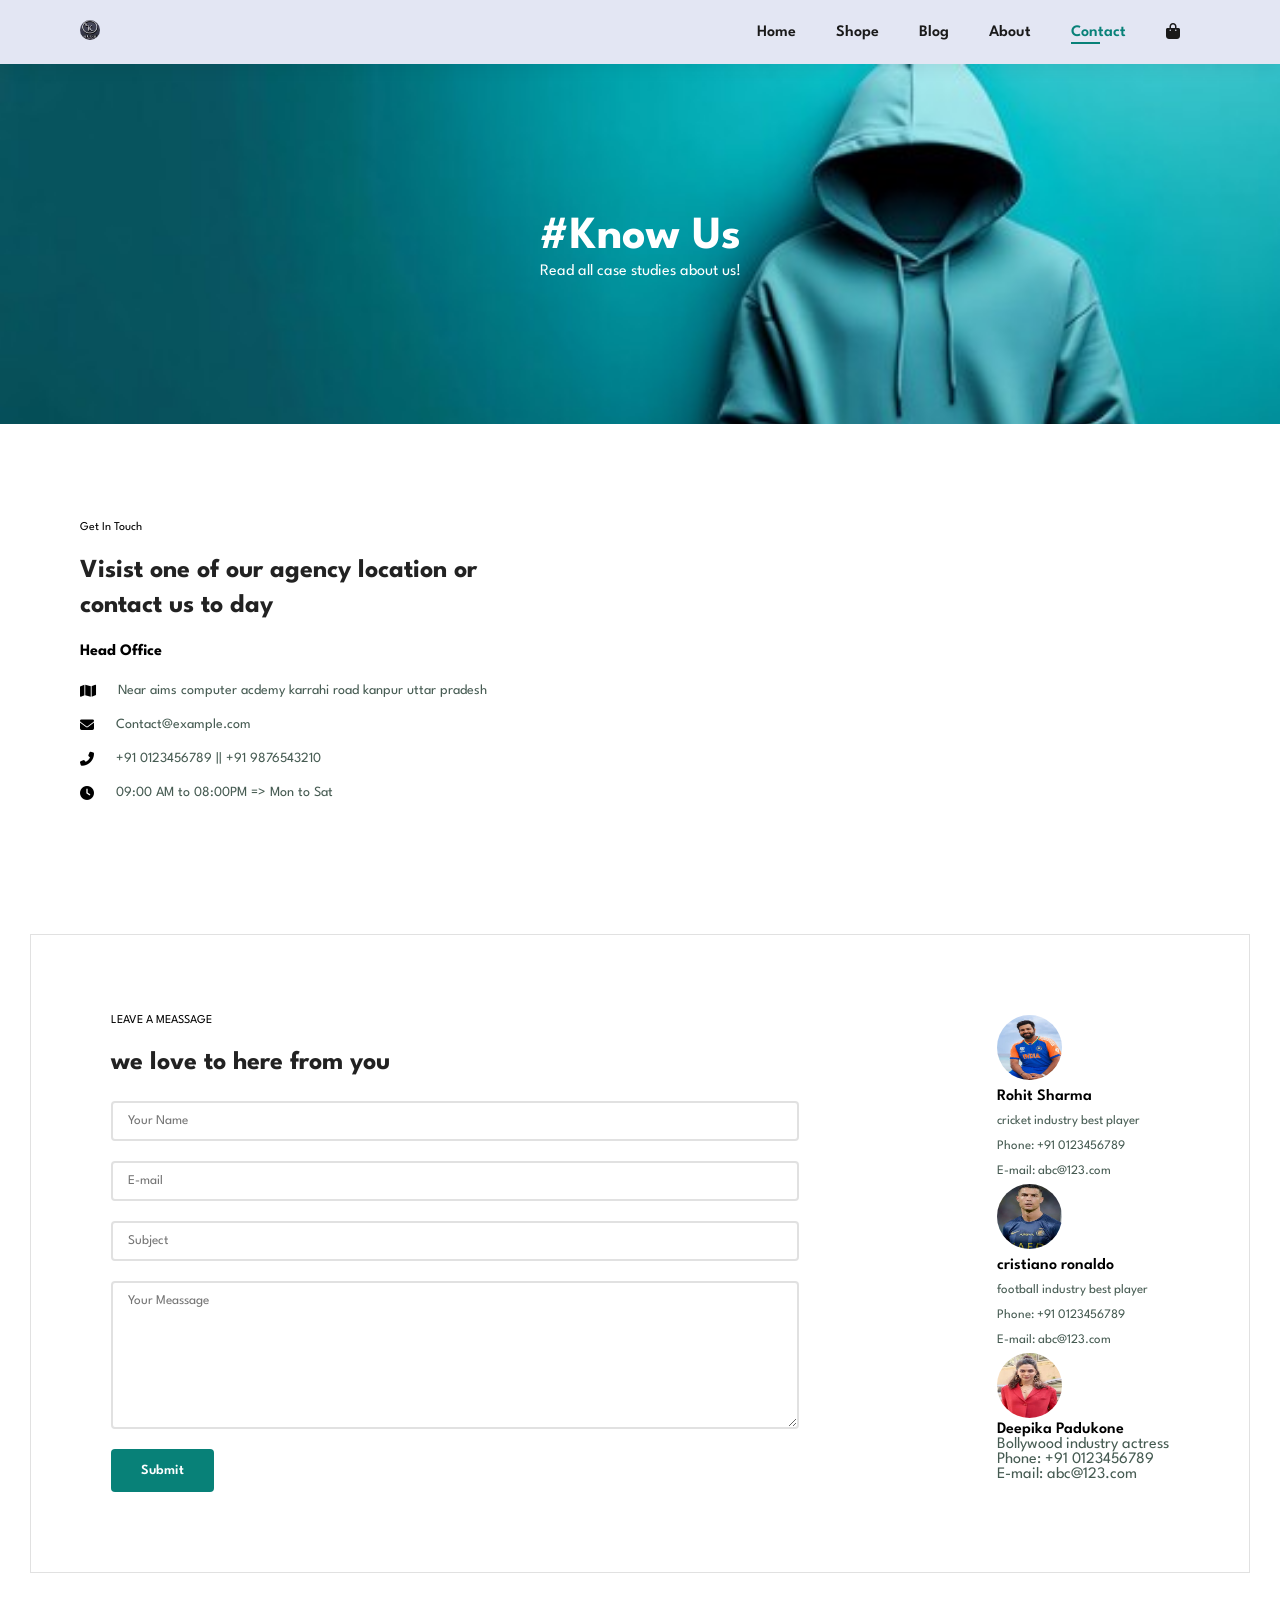
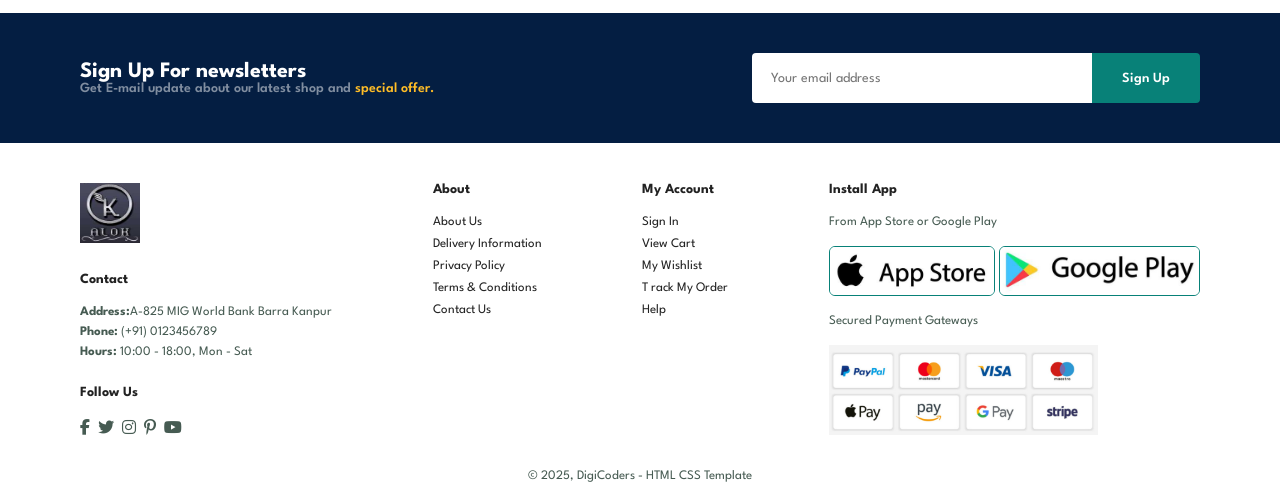
<file: contact.html>
<!DOCTYPE html>
<html lang="en">

<head>
    <meta charset="UTF-8">
    <meta name="viewport" content="width=device-width, initial-scale=1.0">
    <title>Document</title>
    <link href="https://cdnjs.cloudflare.com/ajax/libs/font-awesome/6.5.0/css/all.min.css" rel="stylesheet">
    <link href="style.css" rel="stylesheet" />
</head>

<body>
    <section id="header">
        <a href="#"><img src="images/aloklogo1.png" class="logo" id="a" /></a>
        <div>
            <ul id="navbar">
                <li><a href="index.html">Home</a></li>
                <li><a href="shop.html">Shope</a></li>
                <li><a href="blog.html">Blog</a></li>
                <li><a href="about.html">About</a></li>
                <li><a class="active" href="contact.html">Contact</a></li>
                <li id="lg-bag"><a href="cart.html"><i class="fa fa-shopping-bag"></i></a></li>
                <a href="#" id="close"><i class="far fa-times"></i></a>
            </ul>
        </div>
        <div id="mobile">
            <a href="cart.html"><i class="fa fa-shopping-bag"></i></a>
            <i id="bar" class="fas fa-outdent"> </i>


        </div>
    </section>

    <section id="page-header" class="contact-header">
        <h2>#Know Us</h2>
        <p>Read all case studies about us!</p>
    </section>

    <section id="contact-detail" class="section-p1">
        <div class="details">
            <span>Get In Touch</span>
            <h2>Visist one of our agency location or contact us to day</h2>
            <h3>Head Office</h3>
            <div>
                <li>
                    <i class="fas fa-map"></i>
                    <p>Near aims computer acdemy karrahi road kanpur uttar pradesh</p>
                </li>
                <li>
                    <i class="fas fa-envelope"></i>
                    <p> Contact@example.com</p>
                </li>
                <li>
                    <i class="fas fa-phone-alt"></i>
                    <p>+91 0123456789 || +91 9876543210</p>
                </li>
                <li>
                    <i class="fas fa-clock"></i>
                    <p>09:00 AM to 08:00PM => Mon to Sat</p>
                </li>
            </div>
        </div>
        <div class="map">
            <iframe
                src="https://www.google.com/maps/embed?pb=!1m18!1m12!1m3!1d3573.1162528603554!2d80.29910707442221!3d26.419724781104495!2m3!1f0!2f0!3f0!3m2!1i1024!2i768!4f13.1!3m3!1m2!1s0x399c47831010b23b%3A0x276f64a826be81e8!2sAIM%20Computer%20Academy!5e0!3m2!1sen!2sin!4v1753291030672!5m2!1sen!2sin"
                width="600" height="450" style="border:0;" allowfullscreen="" loading="lazy"
                referrerpolicy="no-referrer-when-downgrade"></iframe>
        </div>
    </section>

    <section class="" id="form-details">
        <form>
            <span>LEAVE A MEASSAGE</span>
            <h2>we love to here from you</h2>
            <input type="text" placeholder="Your Name" required />
            <input type="email" placeholder="E-mail"  required/>
            <input type="text" placeholder="Subject" />
            <textarea name="" id="" cols="30" rows="10" placeholder="Your Meassage"></textarea>
            <button type="submit" class="normal">Submit</button>
        </form>
        <div>
            <div class="people">
                <img class="pp" src="images/people1.jpeg" alt="error" />
                <p class="para"><span class="spa">Rohit Sharma</span>cricket industry best player<br />Phone: +91
                    0123456789<br />E-mail: abc@123.com</p>
            </div>
            <div class="people">
                <img class="pp" src="images/people2.jpeg" alt="error" />
                <p class="para"><span class="spa">cristiano ronaldo</span>football industry best player<br />Phone: +91
                    0123456789<br />E-mail: abc@123.com</p>
            </div>
            <div class="people">
                <img class="pp" src="images/people3.jpeg" alt="error" />
                <p para><span class="spa">Deepika Padukone</span>Bollywood industry actress<br />Phone: +91
                    0123456789<br />E-mail: abc@123.com</p>
            </div>
        </div>
    </section>

    <section id="newsletter" class="section-p1 section-m1">
        <div class="newstext">
            <h4>Sign Up For newsletters</h4>
            <p>Get E-mail update about our latest shop and <span> special offer.</span> </p>
        </div>
        <div class="form">
            <input type="email" placeholder="Your email address" />
            <button class="normal">Sign Up</button>
        </div>
    </section>

    <footer class="section-p">
        <div class="col">
            <img class="img logo" src="images/aloklogo1.png" alt="error" style="width: 60px; height:60px;" />
            <h4>Contact</h4>
            <p><strong>Address:</strong>A-825 MIG World Bank Barra Kanpur</p>
            <p><strong>Phone:</strong> (+91) 0123456789</p>
            <p><strong>Hours:</strong> 10:00 - 18:00, Mon - Sat</p>
            <div class="follow">
                <h4>Follow Us</h4>
                <div class="icon">
                    <i class="fab fa-facebook-f"></i>
                    <i class="fab fa-twitter"></i>
                    <i class="fab fa-instagram"></i>
                    <i class="fab fa-pinterest-p"></i>
                    <i class="fab fa-youtube"></i>
                </div>
            </div>
        </div>
        <div class="col">
            <h4>About</h4>
            <a href="#">About Us</a>
            <a href="#">Delivery Information</a>
            <a href="#">Privacy Policy</a>
            <a href="#">Terms & Conditions</a>
            <a href="#">Contact Us</a>
        </div>
        <div class="col">
            <h4> My Account</h4>
            <a href="#">Sign In</a>
            <a href="#"> View Cart</a>
            <a href="#"> My Wishlist</a>
            <a href="#">T rack My Order</a>
            <a href="#">Help</a>
        </div>
        <div class="col install">
            <h4>Install App</h4>
            <p>From App Store or Google Play</p>
            <div class="row">
                <img src="images/appstore.png" alt="error" />
                <img src="images/googleplay.png" alt="error" />
            </div>
            <p> Secured Payment Gateways</p>
            <img src="images/payment.png" alt="error" />
        </div>
        <div class="copyright">
            <p>© 2025, DigiCoders - HTML CSS Template </TEmplate></p>
        </div>
    </footer>
    <script src="script.js"></script>

</body>

</html>
</file>
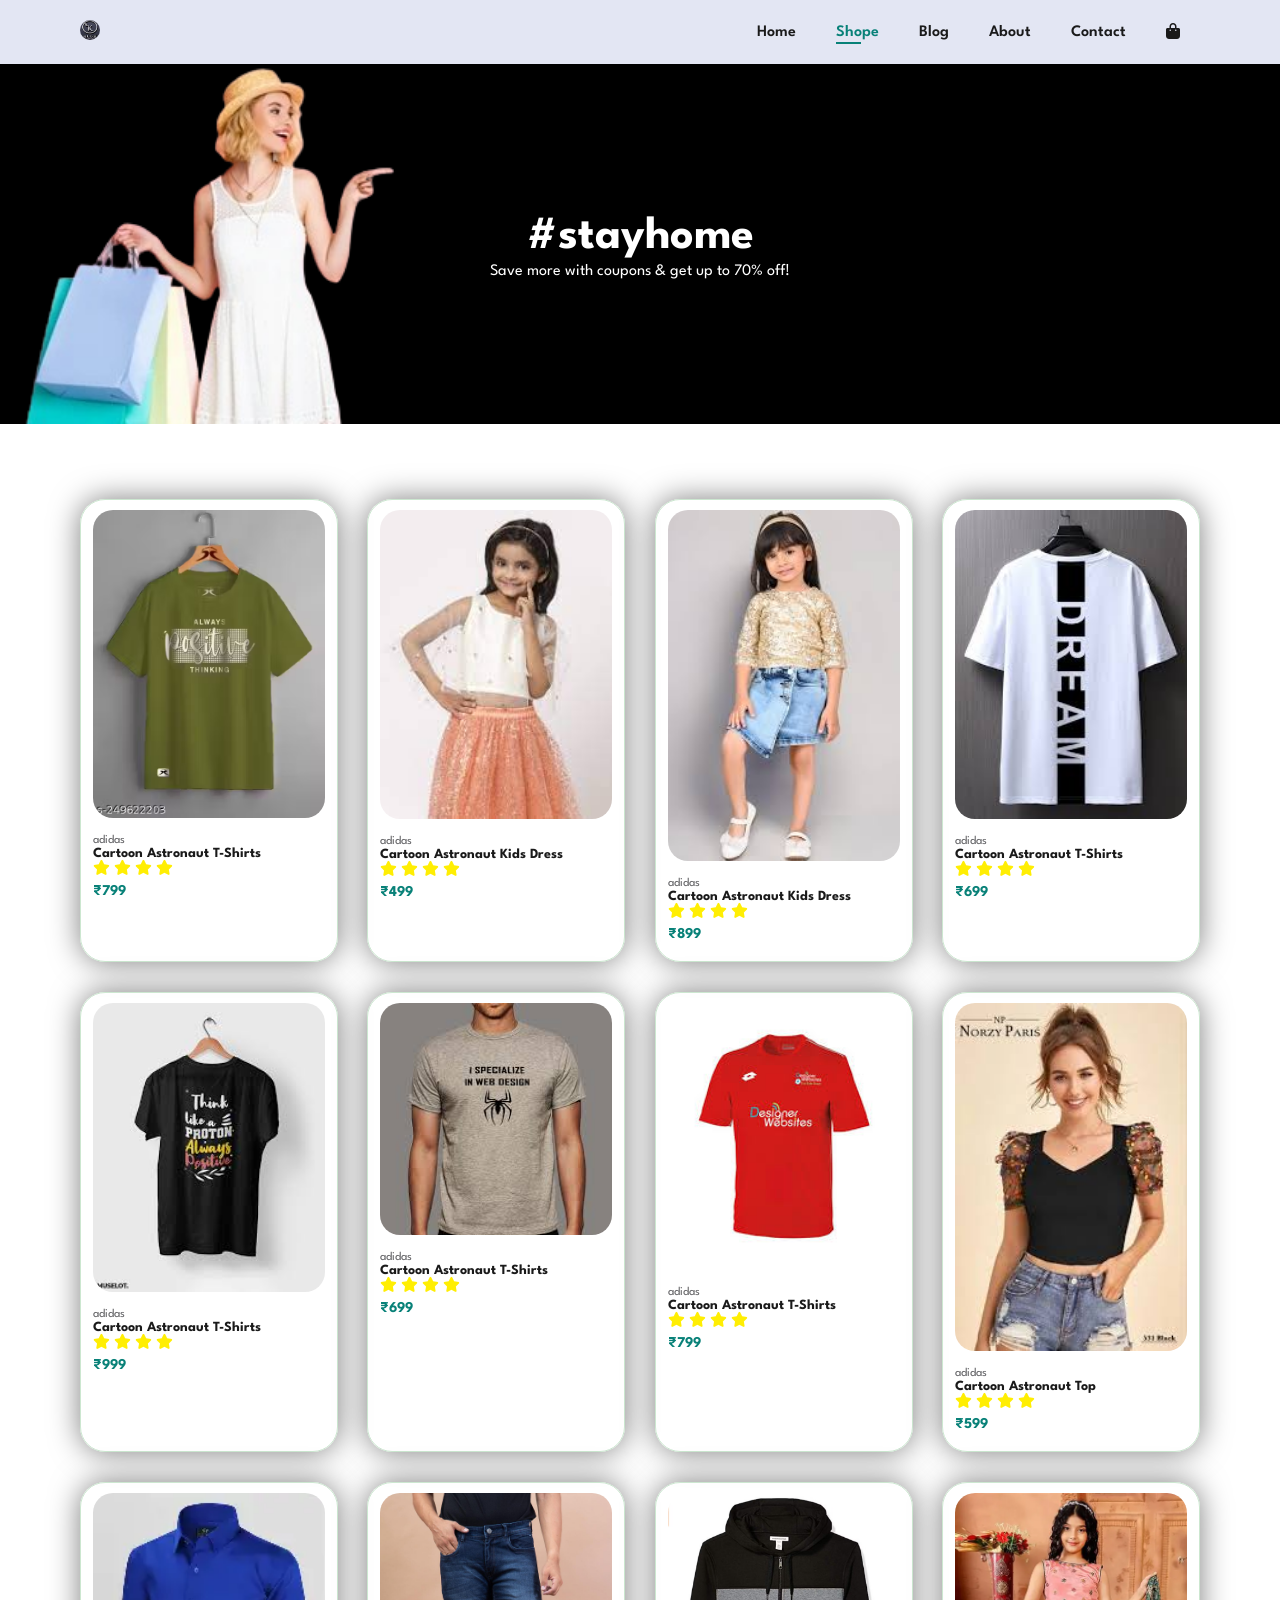
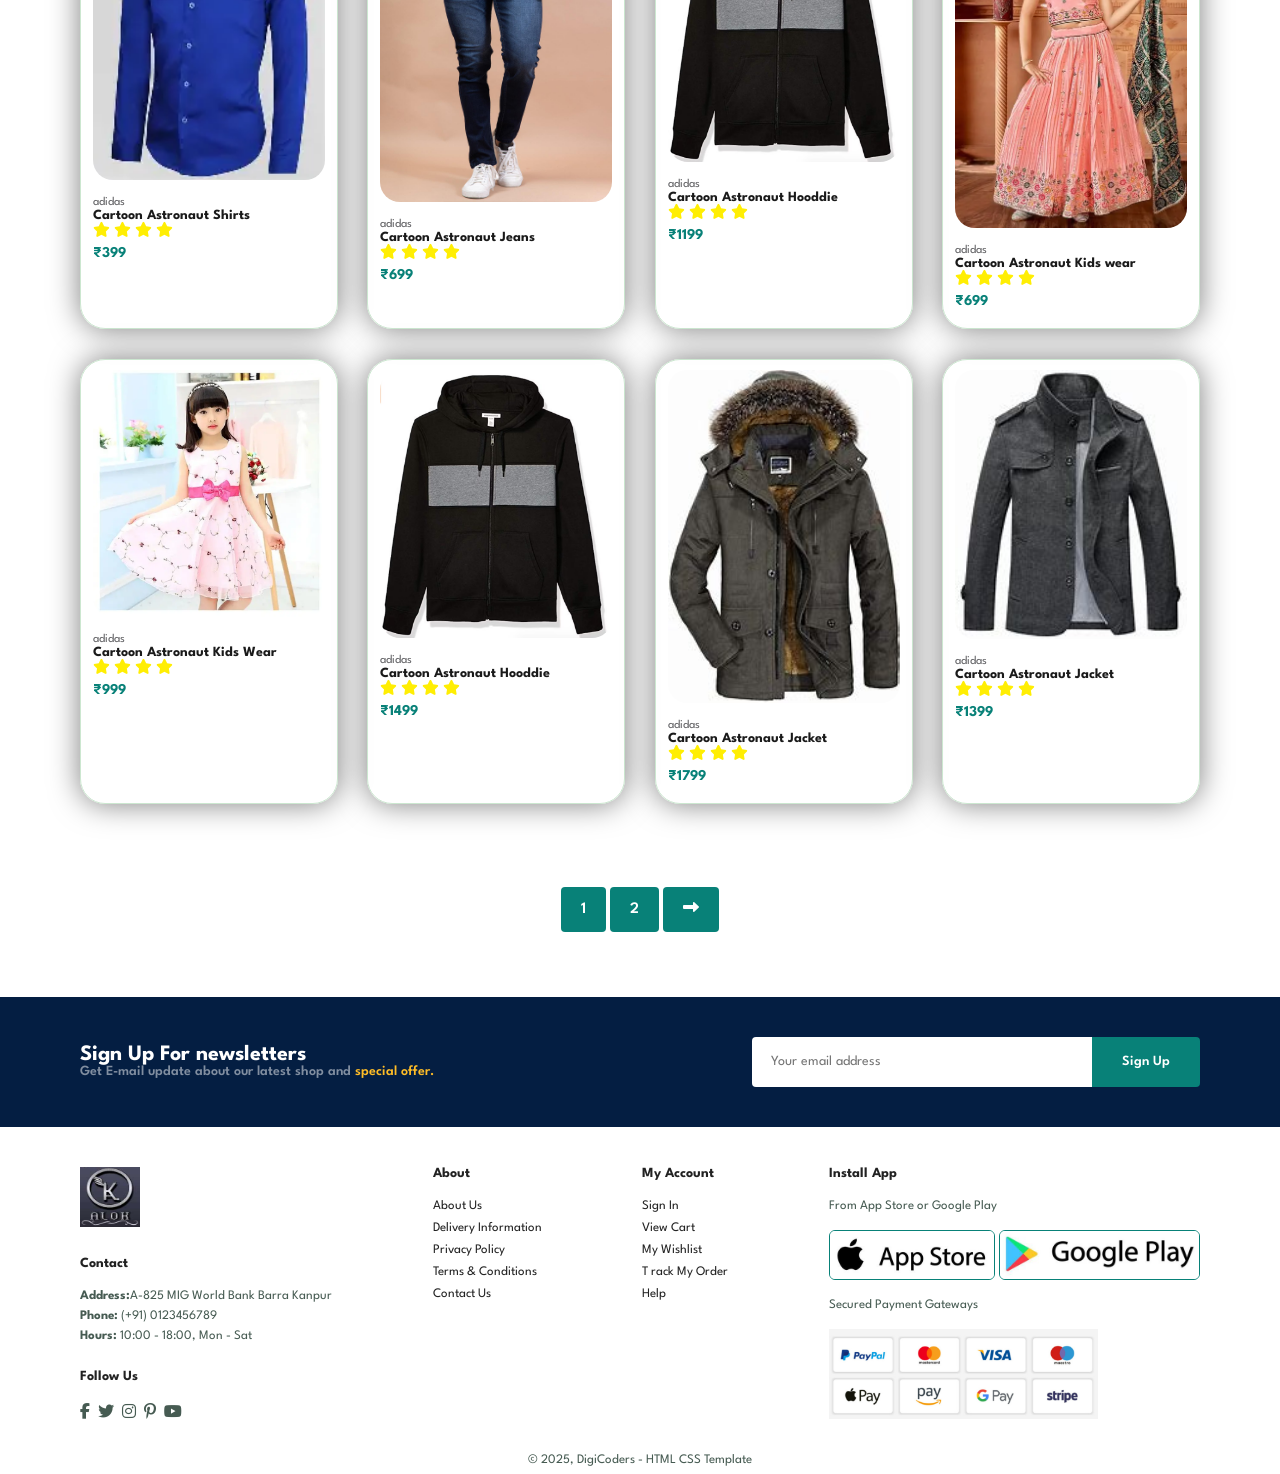
<file: shop.html>
<!DOCTYPE html>
<html lang="en">

<head>
    <meta charset="UTF-8">
    <meta name="viewport" content="width=device-width, initial-scale=1.0">
    <title>Document</title>
    <link href="https://cdnjs.cloudflare.com/ajax/libs/font-awesome/6.5.0/css/all.min.css" rel="stylesheet">
    <link href="style.css" rel="stylesheet" />
</head>

<body>
    <section id="header">
        <a href="#"><img src="images/aloklogo1.png" class="logo" id="a" /></a>
        <div>
            <ul id="navbar">
                <li><a href="index.html">Home</a></li>
                <li><a class="active"  href="shop.html">Shope</a></li>
                <li><a href="blog.html">Blog</a></li>
                <li><a href="about.html">About</a></li>
                <li><a href="contact.html">Contact</a></li>
                <li id="lg-bag"><a href="cart.html"><i class="fa fa-shopping-bag"></i></a></li>
                <a href="#" id="close"><i class="far fa-times"></i></a>
            </ul>
        </div>
        <div id="mobile">
            <a href="cart.html"><i class="fa fa-shopping-bag"></i></a>
            <i id="bar" class="fas fa-outdent"> </i>


        </div>
    </section>

    <section id="page-header">
        <h2>#stayhome</h2>
        <p>Save more with coupons & get up to 70% off!</p>
    </section>

    <section id="product1" class="section-p1">
        <div class="pro-container">
            <div class="pro" onclick="window.location.href='sproduct.html'">
                <img src="images/Tshirt11.avif" alt="error" />
                <div class="des">
                    <span>adidas</span>
                    <h5>Cartoon Astronaut T-Shirts</h5>
                    <div class="star">
                        <i class="fas fa-star"></i>
                        <i class="fas fa-star"></i>
                        <i class="fas fa-star"></i>
                        <i class="fas fa-star"></i>
                    </div>
                    <h4>₹799</h4>
                </div>
                <a href="#" class="cart"><i class="fal fa-shopping-cart"></i></a>
            </div>
            <div class="pro">
                <img src="images/top2.jpeg" alt="error" />
                <div class="des">
                    <span>adidas</span>
                    <h5>Cartoon Astronaut Kids Dress</h5>
                    <div class="star">
                        <i class="fas fa-star"></i>
                        <i class="fas fa-star"></i>
                        <i class="fas fa-star"></i>
                        <i class="fas fa-star"></i>
                    </div>
                    <h4>₹499</h4>
                </div>
                <a href="#" class="cart"><i class="fal fa-shopping-cart"></i></a>
            </div>
            <div class="pro">
                <img src="images/completekidsdress.jpeg" alt="error" />
                <div class="des">
                    <span>adidas</span>
                    <h5>Cartoon Astronaut Kids Dress</h5>
                    <div class="star">
                        <i class="fas fa-star"></i>
                        <i class="fas fa-star"></i>
                        <i class="fas fa-star"></i>
                        <i class="fas fa-star"></i>
                    </div>
                    <h4>₹899</h4>
                </div>
                <a href="#" class="cart"><i class="fal fa-shopping-cart"></i></a>
            </div>
            <div class="pro">
                <img src="images/T-shirt3.jpeg" alt="error" />
                <div class="des">
                    <span>adidas</span>
                    <h5>Cartoon Astronaut T-Shirts</h5>
                    <div class="star">
                        <i class="fas fa-star"></i>
                        <i class="fas fa-star"></i>
                        <i class="fas fa-star"></i>
                        <i class="fas fa-star"></i>
                    </div>
                    <h4>₹699</h4>
                </div>
                <a href="#" class="cart"><i class="fal fa-shopping-cart"></i></a>
            </div>
            <div class="pro">
                <img src="images/T-shirt.jpeg" alt="error" />
                <div class="des">
                    <span>adidas</span>
                    <h5>Cartoon Astronaut T-Shirts</h5>
                    <div class="star">
                        <i class="fas fa-star"></i>
                        <i class="fas fa-star"></i>
                        <i class="fas fa-star"></i>
                        <i class="fas fa-star"></i>
                    </div>
                    <h4>₹999</h4>
                </div>
                <a href="#" class="cart"><i class="fal fa-shopping-cart"></i></a>
            </div>
            <div class="pro">
                <img src="images/T-shirt1.jpeg" alt="error" />
                <div class="des">
                    <span>adidas</span>
                    <h5>Cartoon Astronaut T-Shirts</h5>
                    <div class="star">
                        <i class="fas fa-star"></i>
                        <i class="fas fa-star"></i>
                        <i class="fas fa-star"></i>
                        <i class="fas fa-star"></i>
                    </div>
                    <h4>₹699</h4>
                </div>
                <a href="#" class="cart"><i class="fal fa-shopping-cart"></i></a>
            </div>
            <div class="pro">
                <img src="images/T-shirt2.jpeg" alt="error" />
                <div class="des">
                    <span>adidas</span>
                    <h5>Cartoon Astronaut T-Shirts</h5>
                    <div class="star">
                        <i class="fas fa-star"></i>
                        <i class="fas fa-star"></i>
                        <i class="fas fa-star"></i>
                        <i class="fas fa-star"></i>
                    </div>
                    <h4>₹799</h4>
                </div>
                <a href="#" class="cart"><i class="fal fa-shopping-cart"></i></a>
            </div>
            <div class="pro">
                <img src="images/top1.jpeg" alt="error" />
                <div class="des">
                    <span>adidas</span>
                    <h5>Cartoon Astronaut Top</h5>
                    <div class="star">
                        <i class="fas fa-star"></i>
                        <i class="fas fa-star"></i>
                        <i class="fas fa-star"></i>
                        <i class="fas fa-star"></i>
                    </div>
                    <h4>₹599</h4>
                </div>
                <a href="#" class="cart"><i class="fal fa-shopping-cart"></i></a>
            </div>
            <div class="pro">
                <img src="images/shirt.webp" alt="error" />
                <div class="des">
                    <span>adidas</span>
                    <h5>Cartoon Astronaut Shirts</h5>
                    <div class="star">
                        <i class="fas fa-star"></i>
                        <i class="fas fa-star"></i>
                        <i class="fas fa-star"></i>
                        <i class="fas fa-star"></i>
                    </div>
                    <h4>₹399</h4>
                </div>
                <a href="#" class="cart"><i class="fal fa-shopping-cart"></i></a>
            </div>
            <div class="pro">
                <img src="images/jeans.jpg" alt="error" />
                <div class="des">
                    <span>adidas</span>
                    <h5>Cartoon Astronaut Jeans</h5>
                    <div class="star">
                        <i class="fas fa-star"></i>
                        <i class="fas fa-star"></i>
                        <i class="fas fa-star"></i>
                        <i class="fas fa-star"></i>
                    </div>
                    <h4>₹699</h4>
                </div>
                <a href="#" class="cart"><i class="fal fa-shopping-cart"></i></a>
            </div>
            <div class="pro">
                <img src="images/hoddies.avif" alt="error" />
                <div class="des">
                    <span>adidas</span>
                    <h5>Cartoon Astronaut Hooddie</h5>
                    <div class="star">
                        <i class="fas fa-star"></i>
                        <i class="fas fa-star"></i>
                        <i class="fas fa-star"></i>
                        <i class="fas fa-star"></i>
                    </div>
                    <h4>₹1199</h4>
                </div>
                <a href="#" class="cart"><i class="fal fa-shopping-cart"></i></a>
            </div>
            <div class="pro">
                <img src="images/kids.webp" alt="error" />
                <div class="des">
                    <span>adidas</span>
                    <h5>Cartoon Astronaut Kids wear</h5>
                    <div class="star">
                        <i class="fas fa-star"></i>
                        <i class="fas fa-star"></i>
                        <i class="fas fa-star"></i>
                        <i class="fas fa-star"></i>
                    </div>
                    <h4>₹699</h4>
                </div>
                <a href="#" class="cart"><i class="fal fa-shopping-cart"></i></a>
            </div>
            <div class="pro">
                <img src="images/kids1.webp" alt="error" />
                <div class="des">
                    <span>adidas</span>
                    <h5>Cartoon Astronaut Kids Wear</h5>
                    <div class="star">
                        <i class="fas fa-star"></i>
                        <i class="fas fa-star"></i>
                        <i class="fas fa-star"></i>
                        <i class="fas fa-star"></i>
                    </div>
                    <h4>₹999</h4>
                </div>
                <a href="#" class="cart"><i class="fal fa-shopping-cart"></i></a>
            </div>
            <div class="pro">
                <img src="images/hoddies.avif" alt="error" />
                <div class="des">
                    <span>adidas</span>
                    <h5>Cartoon Astronaut Hooddie</h5>
                    <div class="star">
                        <i class="fas fa-star"></i>
                        <i class="fas fa-star"></i>
                        <i class="fas fa-star"></i>
                        <i class="fas fa-star"></i>
                    </div>
                    <h4>₹1499</h4>
                </div>
                <a href="#" class="cart"><i class="fal fa-shopping-cart"></i></a>
            </div>
            <div class="pro">
                <img src="images/jacket.jpeg" alt="error" />
                <div class="des">
                    <span>adidas</span>
                    <h5>Cartoon Astronaut Jacket</h5>
                    <div class="star">
                        <i class="fas fa-star"></i>
                        <i class="fas fa-star"></i>
                        <i class="fas fa-star"></i>
                        <i class="fas fa-star"></i>
                    </div>
                    <h4>₹1799</h4>
                </div>
                <a href="#" class="cart"><i class="fal fa-shopping-cart"></i></a>
            </div>
            <div class="pro">
                <img src="images/jacket1.jpeg" alt="error" />
                <div class="des">
                    <span>adidas</span>
                    <h5>Cartoon Astronaut Jacket</h5>
                    <div class="star">
                        <i class="fas fa-star"></i>
                        <i class="fas fa-star"></i>
                        <i class="fas fa-star"></i>
                        <i class="fas fa-star"></i>
                    </div>
                    <h4>₹1399</h4>
                </div>
                <a href="#" class="cart"><i class="fal fa-shopping-cart"></i></a>
            </div>
        </div>
    </section>
    
    <section id="pagination" class="section-p1">
        <a href="#">1</a>
        <a href="#">2</a>
        <a href="#"><i class="fas fa-long-arrow-alt-right"></i></a>
    </section>

    <section id="newsletter" class="section-p1 section-m1">
        <div class="newstext">
            <h4>Sign Up For newsletters</h4>
            <p>Get E-mail update about our latest shop and <span> special offer.</span> </p>
        </div>
         <form class="form">
            <input type="email" placeholder="Your email address" required />
            <button class="normal">Sign Up</button>
         </form>
      
    </section>

    <footer class="section-p">
        <div class="col">
            <img class="img logo" src="images/aloklogo1.png" alt="error" style="width: 60px; height:60px;" />
            <h4>Contact</h4>
            <p><strong>Address:</strong>A-825 MIG World Bank Barra Kanpur</p>
            <p><strong>Phone:</strong> (+91) 0123456789</p>
            <p><strong>Hours:</strong> 10:00 - 18:00, Mon - Sat</p>
            <div class="follow">
                <h4>Follow Us</h4>
                <div class="icon">
                    <i class="fab fa-facebook-f"></i>
                    <i class="fab fa-twitter"></i>
                    <i class="fab fa-instagram"></i>
                    <i class="fab fa-pinterest-p"></i>
                    <i class="fab fa-youtube"></i>
                </div>
            </div>
        </div>
        <div class="col">
            <h4>About</h4>
            <a href="#">About Us</a>
            <a href="#">Delivery Information</a>
            <a href="#">Privacy Policy</a>
            <a href="#">Terms & Conditions</a>
            <a href="#">Contact Us</a>
        </div>
        <div class="col">
            <h4> My Account</h4>
            <a href="#">Sign In</a>
            <a href="#"> View Cart</a>
            <a href="#"> My Wishlist</a>
            <a href="#">T rack My Order</a>
            <a href="#">Help</a>
        </div>
        <div class="col install">
            <h4>Install App</h4>
            <p>From App Store or Google Play</p>
            <div class="row">
                <img src="images/appstore.png" alt="error" />
                <img src="images/googleplay.png" alt="error" />
            </div>
            <p> Secured Payment Gateways</p>
            <img src="images/payment.png" alt="error" />
        </div>
        <div class="copyright">
            <p>© 2025, DigiCoders - HTML CSS Template </TEmplate></p>
        </div>
    </footer>
    <script src="script.js"></script>

</body>

</html>
</file>
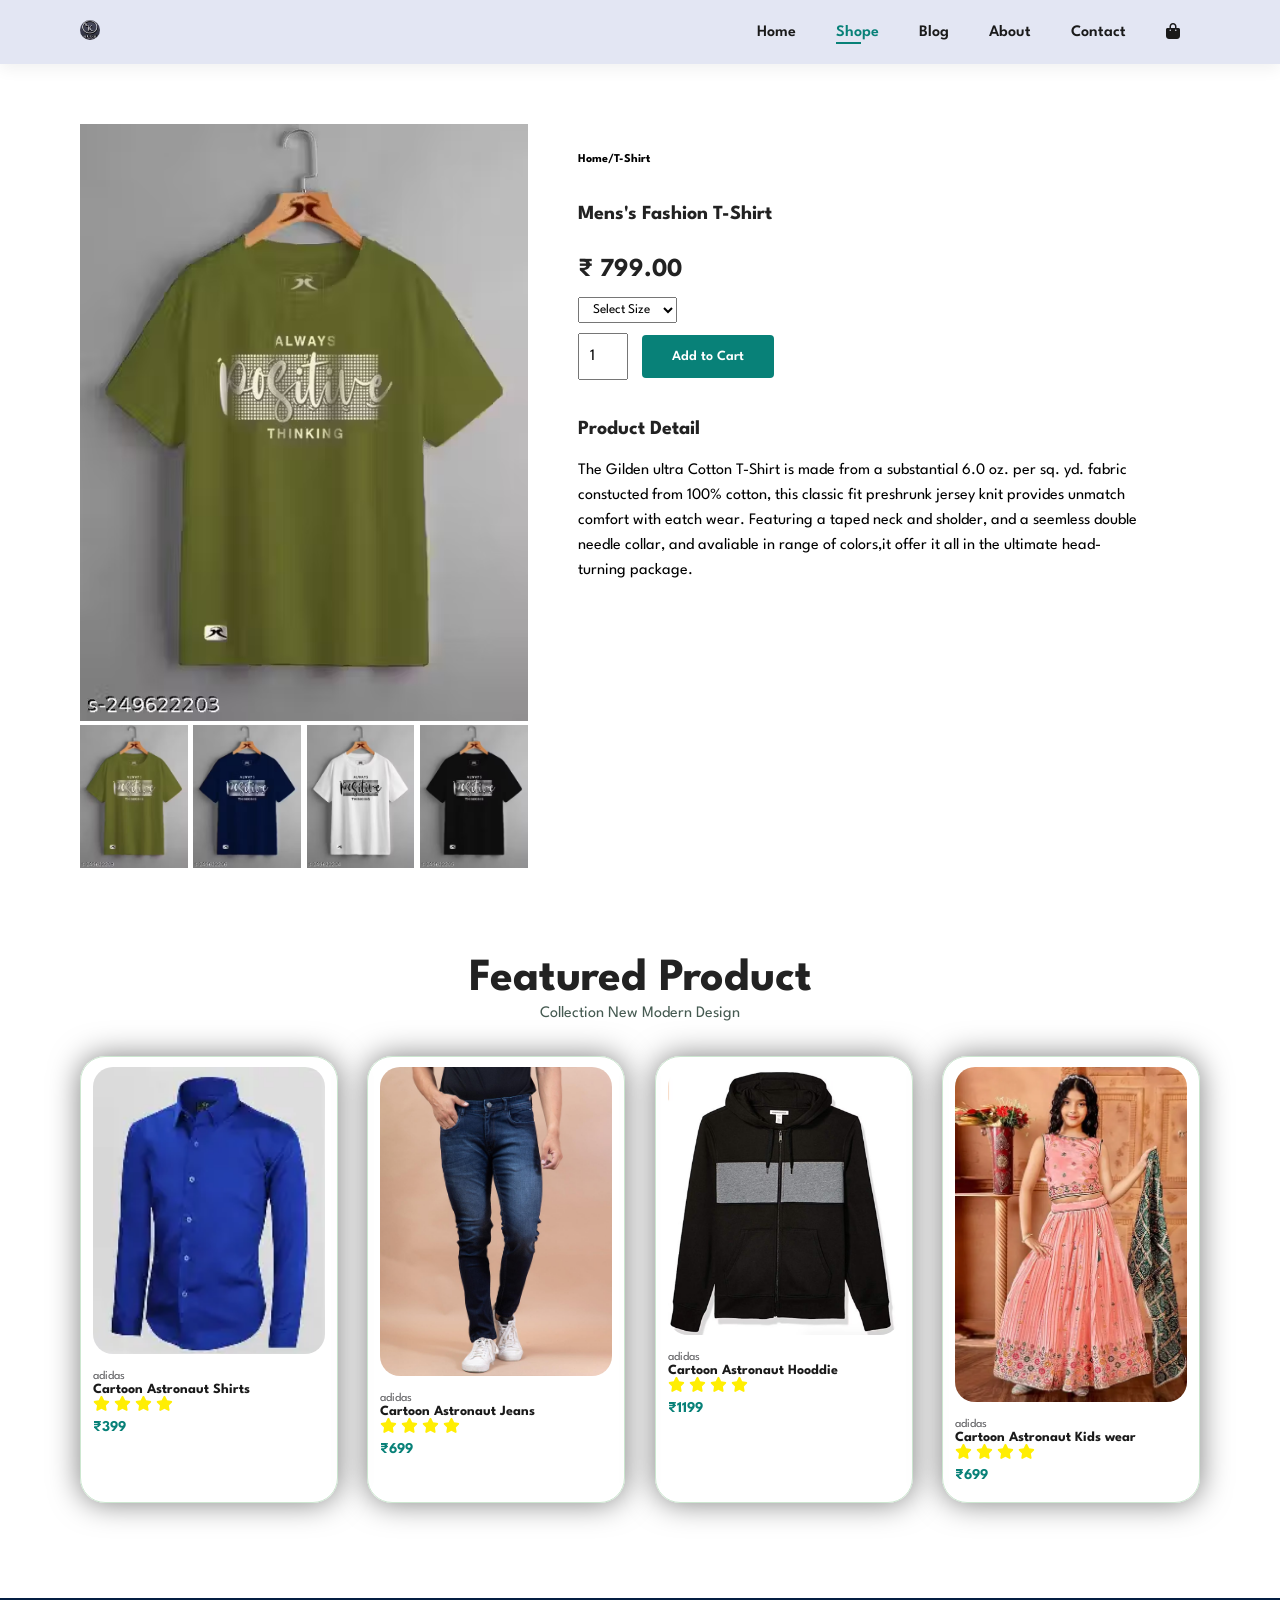
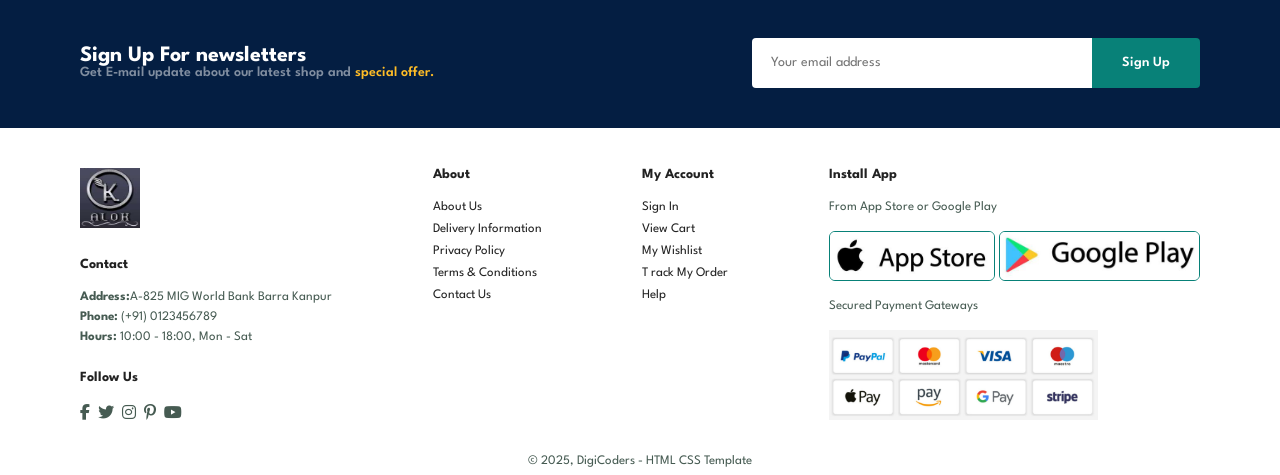
<file: sproduct.html>
<!DOCTYPE html>
<html lang="en">

<head>
    <meta charset="UTF-8">
    <meta name="viewport" content="width=device-width, initial-scale=1.0">
    <title>Document</title>
    <link href="https://cdnjs.cloudflare.com/ajax/libs/font-awesome/6.5.0/css/all.min.css" rel="stylesheet">
    <link href="style.css" rel="stylesheet" />
</head>

<body>
    <section id="header">
        <a href="#"><img src="images/aloklogo1.png" class="logo" id="a" /></a>
        <div>
            <ul id="navbar">
                <li><a href="index.html">Home</a></li>
                <li><a class="active" href="shop.html">Shope</a></li>
                <li><a href="blog.html">Blog</a></li>
                <li><a href="about.html">About</a></li>
                <li><a href="contact.html">Contact</a></li>
                <li id="lg-bag"><a href="cart.html"><i class="fa fa-shopping-bag"></i></a></li>
                <a href="#" id="close"><i class="far fa-times"></i></a>
            </ul>
        </div>
        <div id="mobile">
            <a href="cart.html"><i class="fa fa-shopping-bag"></i></a>
            <i id="bar" class="fas fa-outdent"> </i>


        </div>
    </section>

    <section id="prodetail" class="section-p1">
        <div class="single-pro-image">
            <img src="images/Tshirt11.avif" width="100%" id="mainIMG" alt="error" />

            <div class="small-image-group">
                <div class="small-img-col">
                    <img src="images/Tshirt11.avif" width="100%" class="small-img" alt="erroe" />
                </div>
                <div class="small-img-col">
                    <img src="images/Tshirt12.avif" width="100%" class="small-img" alt="erroe" />
                </div>
                <div class="small-img-col">
                    <img src="images/Tshirt13.avif" width="100%" class="small-img" alt="erroe" />
                </div>
                <div class="small-img-col">
                    <img src="images/Tshitr14.avif" width="100%" class="small-img" alt="erroe" />
                </div>
            </div>
        </div>

        <div class="single-pro-detail">
            <h6>Home/T-Shirt</h6>
            <h4>Mens's Fashion T-Shirt</h4>
            <h2>₹ 799.00</h2>
            <select>
                <option>Select Size</option>
                <option>Small</option>
                <option>Large</option>
                <option>XL</option>
                <option>XXL</option>
            </select>
            <input type="number" value="1" />
            <button class="normal">Add to Cart</button>
            <h4>Product Detail</h4>
            <span>
                The Gilden ultra Cotton T-Shirt is made from a substantial 6.0 oz. per sq. yd. fabric constucted from
                100% cotton, this classic
                fit preshrunk jersey knit provides unmatch comfort with eatch wear. Featuring a taped neck and sholder,
                and a seemless double needle
                collar, and avaliable in range of colors,it offer it all in the ultimate head-turning package.
            </span>
        </div>
    </section>

       <section id="product1" class="section-p1">
        <h2>Featured Product</h2>
        <p> Collection New Modern Design</p>
        <div class="pro-container">
            <div class="pro">
                <img src="images/shirt.webp" alt="error" />
                <div class="des">
                    <span>adidas</span>
                    <h5>Cartoon Astronaut Shirts</h5>
                    <div class="star">
                        <i class="fas fa-star"></i>
                        <i class="fas fa-star"></i>
                        <i class="fas fa-star"></i>
                        <i class="fas fa-star"></i>
                    </div>
                    <h4>₹399</h4>
                </div>
                <a href="#" class="cart"><i class="fal fa-shopping-cart"></i></a>
            </div>
            <div class="pro">
                <img src="images/jeans.jpg" alt="error" />
                <div class="des">
                    <span>adidas</span>
                    <h5>Cartoon Astronaut Jeans</h5>
                    <div class="star">
                        <i class="fas fa-star"></i>
                        <i class="fas fa-star"></i>
                        <i class="fas fa-star"></i>
                        <i class="fas fa-star"></i>
                    </div>
                    <h4>₹699</h4>
                </div>
                <a href="#" class="cart"><i class="fal fa-shopping-cart"></i></a>
            </div>
            <div class="pro">
                <img src="images/hoddies.avif" alt="error" />
                <div class="des">
                    <span>adidas</span>
                    <h5>Cartoon Astronaut Hooddie</h5>
                    <div class="star">
                        <i class="fas fa-star"></i>
                        <i class="fas fa-star"></i>
                        <i class="fas fa-star"></i>
                        <i class="fas fa-star"></i>
                    </div>
                    <h4>₹1199</h4>
                </div>
                <a href="#" class="cart"><i class="fal fa-shopping-cart"></i></a>
            </div>
            <div class="pro">
                <img src="images/kids.webp" alt="error" />
                <div class="des">
                    <span>adidas</span>
                    <h5>Cartoon Astronaut Kids wear</h5>
                    <div class="star">
                        <i class="fas fa-star"></i>
                        <i class="fas fa-star"></i>
                        <i class="fas fa-star"></i>
                        <i class="fas fa-star"></i>
                    </div>
                    <h4>₹699</h4>
                </div>
                <a href="#" class="cart"><i class="fal fa-shopping-cart"></i></a>
            </div>
        </div>
    </section>

    <section id="newsletter" class="section-p1 section-m1">
        <div class="newstext">
            <h4>Sign Up For newsletters</h4>
            <p>Get E-mail update about our latest shop and <span> special offer.</span> </p>
        </div>
        <div class="form">
            <input type="email" placeholder="Your email address" />
            <button class="normal">Sign Up</button>
        </div>
    </section>

    <footer class="section-p">
        <div class="col">
            <img class="img logo" src="images/aloklogo1.png" alt="error" style="width: 60px; height:60px;" />
            <h4>Contact</h4>
            <p><strong>Address:</strong>A-825 MIG World Bank Barra Kanpur</p>
            <p><strong>Phone:</strong> (+91) 0123456789</p>
            <p><strong>Hours:</strong> 10:00 - 18:00, Mon - Sat</p>
            <div class="follow">
                <h4>Follow Us</h4>
                <div class="icon">
                    <i class="fab fa-facebook-f"></i>
                    <i class="fab fa-twitter"></i>
                    <i class="fab fa-instagram"></i>
                    <i class="fab fa-pinterest-p"></i>
                    <i class="fab fa-youtube"></i>
                </div>
            </div>
        </div>
        <div class="col">
            <h4>About</h4>
            <a href="#">About Us</a>
            <a href="#">Delivery Information</a>
            <a href="#">Privacy Policy</a>
            <a href="#">Terms & Conditions</a>
            <a href="#">Contact Us</a>
        </div>
        <div class="col">
            <h4> My Account</h4>
            <a href="#">Sign In</a>
            <a href="#"> View Cart</a>
            <a href="#"> My Wishlist</a>
            <a href="#">T rack My Order</a>
            <a href="#">Help</a>
        </div>
        <div class="col install">
            <h4>Install App</h4>
            <p>From App Store or Google Play</p>
            <div class="row">
                <img src="images/appstore.png" alt="error" />
                <img src="images/googleplay.png" alt="error" />
            </div>
            <p> Secured Payment Gateways</p>
            <img src="images/payment.png" alt="error" />
        </div>
        <div class="copyright">
            <p>© 2025, DigiCoders - HTML CSS Template </TEmplate></p>
        </div>
    </footer>

    <script>
        var mainImg = document.getElementById("mainIMG");
        var smallimg = document.getElementsByClassName("small-img"); 

        smallimg[0].onclick = function(){
            mainImg.src = smallimg[0].src
        }
         smallimg[1].onclick = function(){
            mainImg.src = smallimg[1].src
        }
         smallimg[2].onclick = function(){
            mainImg.src = smallimg[2].src
        }
         smallimg[3].onclick = function(){
            mainImg.src = smallimg[3].src
        }
    </script>

    <script src="script.js"></script>

</body>

</html>
</file>
<file: style.css>
@import url('https://fonts.googleapis.com/css2?family=spartan:wght@100;200;300;400;500;600;700;800;900;&display=swap');

* {
    margin: 0;
    padding: 0;
    box-sizing: border-box;
    font-family: 'Spartan', sans-serif;
}

h1 {
    font-size: 50px;
    line-height: 64px;
    color: #222;
}

h2 {
    font-size: 46px;
    line-height: 54px;
    color: #222;

}

h4 {
    font-size: 20px;
    color: #222;
}

h6 {
    font-weight: 700;
    font-size: 12px;
}

p {
    font-size: 16px;
    color: #465b52;
}

.section-p1 {
    padding: 40px 80px;
}

.section-m1 {
    margin: 40px 0;
}

button.normal {
    font-size: 14px;
    font-weight: 600;
    padding: 15px 30px;
    color: #000;
    background-color: #fff;
    border-radius: 4px;
    cursor: pointer;
    border: none;
    outline: none;
    transition: 0.2s;
}

button.white {
    font-size: 13px;
    font-weight: 600;
    padding: 11px 18px;
    color: #fff;
    background-color: transparent;
    cursor: pointer;
    border: 1px solid #fff;
    outline: none;
    transition: 0.2s;
}

body {
    width: 100%;
}

#a {
    height: 20px;
    width: 20px;
    margin: 0;
    padding: 0;
    border-radius: 10px;
}

#header {
    display: flex;
    align-items: center;
    justify-content: space-between;
    padding: 20px 80px;
    background: #E3E6F3;
    box-shadow: 0 5px 15px rgba(0, 0, 0, 0.06);
    z-index: 999;
    position: sticky;
    top: 0;
    left: 0;
}

#navbar {
    display: flex;
    align-items: center;
    justify-content: center;


}

#navbar li {
    list-style: none;
    padding: 0 20px;
    position: relative;
}

#navbar li a {
    text-decoration: none;
    font-size: 16px;
    font-weight: 600;
    color: #1a1a1a;
    transition: 0.3s ease;
}

#navbar li a:hover,
#navbar li a.active {
    color: #088178;
}

#navbar li a.active::after,
#navbar li a:hover::after {
    content: "";
    width: 30%;
    height: 2px;
    background-color: #088178;
    position: absolute;
    bottom: -4px;
    left: 20px;
}

#mobile {
    display: none;
    align-items: center;
}

#close {
    display: none;
}

#hero {
    background-image: url("images/hero2.avif");
    height: 90vh;
    width: 100%;
    background-size: cover;
    background-position: top 25% right 0;
    padding: 30px 80px;
    display: flex;
    flex-direction: column;
    align-items: center;
}

#hero h4 {
    padding-bottom: 15px;
}

#hero h1 {
    color: #088178;
}

#hero button {
    /*background-image: url("button1.png");*/
    background-color: rgb(211, 211, 167);
    color: #088178;
    border: 0;
    padding: 14px 70px 14px 55px;
    border-radius: 30px;
    background-repeat: no-repeat;
    cursor: pointer;
    font-weight: 700;
    font-size: 15px;
    transition: .03s;
}

#hero button:hover {
    background-color: #088178;
    color: white;
}

.img {
    height: 120px;
    width: 100%;
    margin-bottom: 10px;
}

.img1 {
    height: 120px;
    width: 100%;
    margin-bottom: 10px;
}

#feature {
    display: flex;
    align-items: center;
    justify-content: space-between;
    flex-wrap: wrap;
}

#feature .fe-box {
    width: 180px;
    text-align: center;
    padding: 25px 15px;
    box-shadow: 0px 0px 15px rgba(0, 0, 0, 0.5);
    border: 1px solid #cce7d0;
    border-radius: 4px;
    margin: 15px 0;

}

#feature .fe-box:hover {
    box-shadow: 10px 10px 20px rgba(37, 98, 158, 1);
}

#feature .fe-box h6 {
    display: inline-block;
    padding: 9px 8px 6px 8px;
    line-height: 1;
    border-radius: 4px;
    background-color: #fddde4;
    color: #088178;
}

#feature .fe-box:nth-child(2) h6 {
    background-color: #cdebbc;
}

#feature .fe-box:nth-child(3) h6 {
    background-color: #d1e8f2;
}

#feature .fe-box:nth-child(4) h6 {
    background-color: #cdd4f8;
}

#feature .fe-box:nth-child(5) h6 {
    background-color: #f6dbf6;
}

#feature .fe-box:nth-child(6) h6 {
    background-color: #fff2e5;
}

#product1 {
    text-align: center;

}

#product1 .pro-container {
    display: flex;
    justify-content: space-between;
    padding-top: 20px;
    flex-wrap: wrap;
}

#product1 .pro {
    width: 23%;
    min-width: 250px;
    padding: 10px 12px;
    border: 1px solid #cce7d0;
    border-radius: 25px;
    cursor: pointer;
    box-shadow: 0px 0px 30px rgba(0, 0, 0, 0.5);
    margin: 15px 0;
    transition: .02s ease;
    position: relative;
}

#product1 .pro:hover {
    box-shadow: 10px 10px 20px rgba(0, 0, 0, 1);

}

#product1 .pro img {
    width: 100%;
    border-radius: 20px;


}

#product1 .pro .des {
    text-align: start;
    padding: 10px 0;
}

#product1 .pro .des span {
    color: #606063;
    font-size: 12px;
}

#product1 .pro .des h5 {
    padding: top 7px;
    color: #1a1a1a;
    font-size: 14px;


}

#product1 .pro .des i {
    font-size: 15px;
    color: rgb(255, 238, 3);
}

#product1 .pro .des h4 {
    padding-top: 7px;
    font-size: 15px;
    font-weight: 700;
    color: #088178;
}

#product1 .pro .cart {
    box-shadow: 0 0 15px rgba(0, 0, 0, 1);
    font-weight: 1500;
    color: #088178;
    border-radius: 50%;
    background-color: rgba(0, 0, 0, 0.3);
    position: absolute;
    bottom: 20px;
    right: 20px;

}

#banner {
    display: flex;
    flex-direction: column;
    justify-content: center;
    align-items: center;
    text-align: center;
    background-image: url("images/hero.jpg");
    width: 100%;
    height: 35vh;
    background-size: cover;
    background-position: center;
}

#banner h4 {
    color: white;
    font-size: 16px;
}

#banner h2 {
    color: white;
    font-size: 30px;
    padding: 10px 0;
}

#banner h2 span {
    color: rgb(214, 7, 7);

}

#banner button:hover {
    background-color: #088178;
    color: #fff;
}

#banner1 {
    display: flex;
    justify-content: space-between;
    flex-wrap: wrap;

}

#banner1 .banner-box {
    display: flex;
    flex-direction: column;
    justify-content: center;
    align-items: flex-start;
    background-image: url("images/banner4.png");
    min-width: 580px;
    ;
    height: 50vh;
    background-size: cover;
    background-position: center;
    padding: 30px;
}

#banner1 .banner-box2 {
    background-image: url("images/banner5.png");
}

#banner1 h4 {
    color: #fff;
    font-size: 20px;
    font-weight: 300;
}

#banner1 h2 {
    color: #088178;
    font-size: 28px;
    font-weight: 800;
}

#banner1 span {
    color: #fff;
    font-size: 14px;
    font-weight: 500;
    padding-bottom: 15px;
}

#banner1 .banner-box:hover button {
    background-color: #088178;
    border: 1px solid #088178;
}

#banner3 .banner-box {
    display: flex;
    flex-direction: column;
    justify-content: center;
    align-items: flex-start;
    background-image: url("images/banner.webp");
    min-width: 30%;
    height: 30vh;
    background-size: cover;
    background-position: center;
    padding: 20px;
    margin-bottom: 20px;
}

#banner3 h2 {
    color: #fff;
    font-weight: 900;
    font-size: 22px;
}

#banner3 h3 {
    color: #e61919;
    font-weight: 800;
    font-size: 15px;
}

#banner3 {
    display: flex;
    justify-content: space-between;
    flex-wrap: wrap;
    padding: 0 80px;

}

#banner3 .banner-box2 {
    background-image: url("images/banner2.webp");
}

#banner3 .banner-box3 {
    background-image: url("images/banner6.jpg");
}

#newsletter {
    display: flex;
    justify-content: space-between;
    flex-wrap: wrap;
    align-items: center;
    background-image: url();
    background-repeat: no-repeat;
    background-position: 20% 30%;
    background-color: #041e42;
}

#newsletter h4 {
    font-size: 22px;
    font-weight: 700;
    color: #fff;
}

#newsletter p {
    font-size: 14px;
    font-weight: 600;
    color: #818ea0;
}

#newsletter p span {
    color: #ffbd27;
}

#newsletter .form {
    display: flex;
    width: 40%;
}

#newsletter input {
    height: 3.125rem;
    padding: 0 1.25em;
    font-size: 14px;
    width: 100%;
    border: 1px solid transparent;
    border-radius: 4px;
    outline: none;
    border-top-right-radius: 0;
    border-bottom-right-radius: 0;
}

#newsletter button {
    background-color: #088178;
    color: #fff;
    white-space: nowrap;
    border-top-left-radius: 0;
    border-bottom-left-radius: 0;
}

footer {
    display: flex;
    flex-wrap: wrap;
    justify-content: space-between;
}

footer .col {
    display: flex;
    flex-direction: column;
    align-items: flex-start;
    margin-bottom: 20px;
}

footer .logo {
    margin-bottom: 30px;
}

footer h4 {
    font-size: 14px;
    padding-bottom: 20px;
}

footer p {
    font-size: 13px;
    margin: 0 0 8px 0;
}

footer a {
    font-size: 13px;
    text-decoration: none;
    color: #222;
    margin-bottom: 10px;
}

footer .follow {
    margin-top: 20px;

}

footer .follow i {
    color: #465b52;
    padding-right: 4px;
    cursor: pointer;
}

footer .install .row img {
    border: 1px solid #088178;
    border-radius: 6px;
    height: 50px;
}

footer .install img {
    margin: 10px 0 15px 0;
    height: 90px;
}

footer .follow i:hover,
footer a:hover {
    color: #088178;
}

footer .copyright {
    width: 100%;
    text-align: center;
}

.section-p {
    padding: 0px 80px;
}

/* shop page */
#page-header {
    background-image: url("images/banner1.png");
    width: 100%;
    height: 40vh;
    background-size: cover;
    display: flex;
    justify-content: center;
    text-align: center;
    flex-direction: column;
    padding: 14px;
}

#page-header h2,
#page-header p {
    color: #fff;
}

#pagination {
    text-align: center;
}

#pagination a {
    text-decoration: none;
    background-color: #088178;
    padding: 15px 20px;
    border-radius: 4px;
    color: #fff;
    font-weight: 600;
}

#pagination a i {
    font-size: 16px;
    font-weight: 600;
}

/* single product */
#prodetail {
    display: flex;
    margin-top: 20px;
}

#prodetail .single-pro-image {
    width: 40%;
    margin-right: 50px;
}

.small-image-group {
    display: flex;
    justify-content: space-between;
}

.small-img-col {
    flex-basis: 24%;
    cursor: pointer;
}

#prodetail .single-pro-detail {
    width: 50%;
    padding-top: 30px;
}

#prodetail .single-pro-detail h4 {
    padding: 40px 0 20px 0;
}

#prodetail .single-pro-detail h2 {
    pad: 40px 0 20px 0;
    font-size: 26px;
}

#prodetail .single-pro-detail select {
    display: block;
    padding: 5px 10px;
    margin-bottom: 10px;
}

#prodetail .single-pro-detail input {
    width: 50px;
    height: 47px;
    padding-left: 10px;
    font-size: 16px;
    margin-right: 10px;
}

#prodetail .single-pro-detail input:focus {
    outline: none;
}

#prodetail .single-pro-detail button {
    background-color: #088178;
    color: #fff;
}

#prodetail .single-pro-detail span {
    line-height: 25px;
}

/* Blog page*/
#page-header.blog-header {
    background-image: url("images/banner7.jpg");
}

#blog {
    padding: 150px 150px 0 150px;
}

#blog .blog-box {
    display: flex;
    align-items: center;
    width: 100%;
    position: relative;
    padding-bottom: 90px;
}

#blog .blog-img {
    width: 50%;
    margin-right: 40px;
}

#blog img {
    width: 100%;
    height: 300px;
    object-fit: cover;
}

#blog .blog-details {
    width: 50%;

}

#blog .blog-details a {
    text-decoration: none;
    font-size: 20px;
    color: #000;
    font-weight: 700;
    position: relative;
    transition: 0.3s;

}

#blog .blog-details a::after {
    content: "";
    width: 50px;
    height: 3px;
    background-color: #000;
    position: absolute;
    top: 14px;
    right: -60px;
}

#blog .blog-details a:hover {
    color: #088178;
}

#blog .blog-details a:hover::after {
    color: #088178;
}

#blog .blog-box h1 {
    position: absolute;
    top: -40px;
    left: 0;
    font-weight: 700;
    color: #b68daa;
    z-index: -9;
}

/*About Page*/
#page-header.about-header {
    background-image: url("images/banner8.jpg");
}

#about-head img {
    width: 50%;
    height: 380px;
}

#about-head {
    display: flex;
    align-items: center;

}

#about-head div {
    padding-left: 40px;

}

#about-head div abbr {
    line-height: 1.5;
    font-weight: 500;
}

#about-head div p {
    color: #088178;
}

#about-app {
    text-align: center;


}

#about-app .video {
    width: 70%;
    height: 100%;
    margin: 30px auto 0 auto;
}

#about-app .video video {
    width: 100%;
    height: 100%;
    border-radius: 20px;

}

/* Contact page*/
#page-header.contact-header {
    background-image: url("images/banner9.jpg");
}

#contact-detail {
    display: flex;
    align-items: center;
    justify-content: space-between;
}

#contact-detail .details {
    width: 40%;
}

#contact-detail .details span,
#form-details form span {
    font-size: 12px;
}

#contact-detail .details h2,
#form-details form h2 {
    font-size: 26px;
    line-height: 35px;
    padding: 20px 0;
}

#contact-detail .details h3 {
    font-size: 16px;
    padding-bottom: 15px;
}

#contact-detail .details li {
    list-style: none;
    display: flex;
    padding: 10px 0;
}

#contact-detail .details li i {
    font-size: 14px;
    padding-right: 22px;
}

#contact-detail .details li p {
    margin: 0;
    font-size: 14px;
}

#contact-detail .map {
    width: 55%;
    height: 400px;
}

#contact-detail .map iframe {
    width: 100%;
    height: 100%;
}

#form-details {
    display: flex;
    justify-content: space-between;
    margin: 30px;
    padding: 80px;
    border: 1px solid #e1e1e1;
}

#form-details form {
    width: 65%;
    display: flex;
    flex-direction: column;
    align-items: flex-start;
}

#form-details form input,
#form-details form textarea {
    width: 100%;
    padding: 12px 15px;
    outline: none;
    margin-bottom: 20px;
    border: 2px solid #e1e1e1;
    border-radius: 4px;
}

#form-details form button {
    background-color: #088178;
    color: #fff;
}

.pp {
    height: 65px;
    width: 65px;
    border-radius: 50%;
}

#form-details .people div {
    padding-bottom: 25px;
    display: flex;
    align-items: flex-start;
}

#form-details .people div div img {
    object-fit: cover;
    margin-right: 15px;
}

.para {
    margin: 0;
    font-size: 13px;
    line-height: 25px;
}

.spa {
    display: block;
    font-size: 16px;
    font-weight: 600;
    color: #000;
}

/* cart page*/
#cart{
    overflow-x: auto;
}
#page-header.cart-header {
    background-image: url("images/banner6.jpg");
}

#cart table{
    width: 100%;
    border-collapse: collapse;
    table-layout: fixed;
    white-space: nowrap;
}

#cart table td:nth-child(1){
   width: 100px;
   text-align: center;
}

#cart table td:nth-child(2){
    width: 150px;
    text-align: center;
}

#cart table td:nth-child(3){
    width: 250px;
    text-align: center;
}

#cart table td:nth-child(4){
    width: 150px;
    text-align: center;
}

#cart table td:nth-child(5){
    width: 150px;
    text-align: center;
}

#cart table td:nth-child(6){
    width: 150px;
    text-align: center;
}

#cart table td:nth-child(5) input{
     width: 70px;
     padding: 10px 5px 10px 15px;
}
#cart table img{
    width: 70px;
    height: 60px;
}

#cart table thead{
    border: 1px solid #e2e9e1;
    border-left: none;
    border-right: none;
}

#cart table thead td{
    font-weight: 700;
    text-transform: uppercase;
    font-size: 13px;
    padding: 18px 0;

}

#cart table tbody tr td{
   padding-top: 15px;
}

#cart table tbody tr{
   font-size: 14px;
}
#cart-add{
    display: flex;
    flex-wrap: wrap;
    justify-content: space-between;
}
#coupon{
    width: 50%;
    margin-bottom: 30px;
}
#coupon h3,
#subtotal h3{
    padding-bottom: 15px;
}
#cart-add input{
    padding: 10px 20px;
    outline: none;
    width: 60%;
    margin-right: 10px;
    border: 1px solid #e2e9e1;
}

#coupon button{
    color: #fff;
    background-color: #088178;
    padding: 12px 20px;
}
#subtotal{
    width: 50%;
    margin-bottom: 30px;
    border: 1px solid #e2e9e1;
    padding: 30px;
}
#subtotal table{
    border-collapse: collapse;
    width: 100%;
    margin-bottom: 20px;
}
#subtotal table td{
    width: 50%;
    border: 1px solid #e2e9e1;
    padding: 10px;
    font-size: 13px;
}
#subtotal button{
    color: #fff;
    background-color: #088178;
    padding: 12px 20px;
}












@media (max-width:799px) {
    .section-p1 {
        padding: 40px 40px;
    }

    #navbar {
        display: flex;
        flex-direction: column;
        align-items: fl ex-start;
        justify-content: flex-start;
        position: fixed;
        top: 0;
        right: -300px;
        height: 100vh;
        width: 300px;
        background-color: #E3E6F3;
        box-shadow: 0 40px 60px rgba(0, 0, 0, 0.1);
        padding: 80px 0 0 10px;
        transition: 0.3s;
    }

    #navbar li {
        margin-bottom: 25px;
    }

    #navbar.active {
        right: 0px;
    }

    #mobile {
        display: flex;
        align-items: center;
    }

    #mobile i {
        color: #1a1a1a;
        font-size: 24px;
        padding-left: 20px;
    }

    #close {
        display: initial;
        position: absolute;
        top: 30px;
        left: 30px;
        color: #222;
        font-size: 24px;
    }

    #lg-bag {
        display: none;
    }

    #hero {
        height: 70vh;
        padding: 0 80px;
        background-position: top 30% right 30%;

    }

    #feature {
        justify-content: center;
    }

    #feature .fe-box {
        margin: 15px 15px;
    }

    #product1 .pro-container {
        justify-content: center;
    }

    #product1 .pro {
        margin: 15px;
    }

    #banner {
        height: 20vh;
    }

    #banner1 .banner-box {
        min-width: 100%;
        height: 30vh;
        padding: 30px;

    }

    #banner3 {
        padding: 0 40px;
    }

    #banner3 .banner-box {
        width: 28%;

    }

    #navbar .form {
        width: 70%;
    }

    /* contact page*/
    #form-details {
        padding: 40px;
    }


}

@media (max-width:477px) {
    .section-p1 {
        padding: 20px;
    }

    #headder {
        padding: 10px 30px;
    }

    h1 {
        font-size: 38px;
    }

    h2 {
        font-size: 32px;
    }

    #hero {
        padding: 10px 20px;
        background-position: 55%;
    }

    #feature {
        justify-content: space-between;
    }

    #feature .fe-box {
        width: 155px;
        ;
        margin: 0 0 15px 0;
    }

    #product1 .pro {
        width: 100%;
    }

    #banner {
        height: 40vh;
    }

    #banner1 .banner-box {
        height: 40vh;
    }

    #banner1 .banner-box2 {
        margin-top: 20px;
    }

    #banner3 {
        padding: 0 20px;
    }

    #banner3 .banner-box {
        width: 100%;
    }

    #newsletter {
        padding: 40px 20px;
    }

    #newsletter .form {
        width: 100%;
    }

    footer .copyright {
        text-align: start;
    }

    #prodetail {
        display: flex;
        flex-direction: column;
    }

    #prodetail .single-pro-image {
        width: 100%;
        margin-right: 0px;
    }

    #prodetail .single-pro-detail {
        width: 100%;
    }

    /* blog page */
    #blog {
        padding: 100px 20px 0 20px;
    }

    #blog .blog-box {
        display: flex;
        flex-direction: column;
        align-items: flex-start;
    }

    #blog .blog-img {
        width: 100%;
        margin-right: 0;
        margin-bottom: 30px;
    }

    #blog .blog-details {
        width: 100%;
    }

    /* about page*/
    #about-head {
        flex-direction: column;
    }

    #about-head img {
        width: 100%;
    }

    #about-head div {
        padding-left: 0;
    }

    #about-app .video {
        width: 100%;

    }

    /* contact page*/
    #contact-detail {
        flex-direction: column;
    }

    #contact-detail .details {
        width: 100%;
        margin-bottom: 30px;
    }

    #contact-detail .map {
        width: 100%;
    }

    #form-details {
        margin: 10px;
        padding: 30px 10px;
        flex-wrap: wrap;
    }

    #form-details form {
        width: 100%;
        margin-bottom: 30px;
    }

    #form-details div{
        padding-left: 40px
        
    }
    /* cart page*/
    #cart-add{
        flex-direction: column;
    }

    #coupon{
        width: 100%;
    }

    #subtotal{
        width: 100%;
        padding: 20px;

    }



}
</file>
